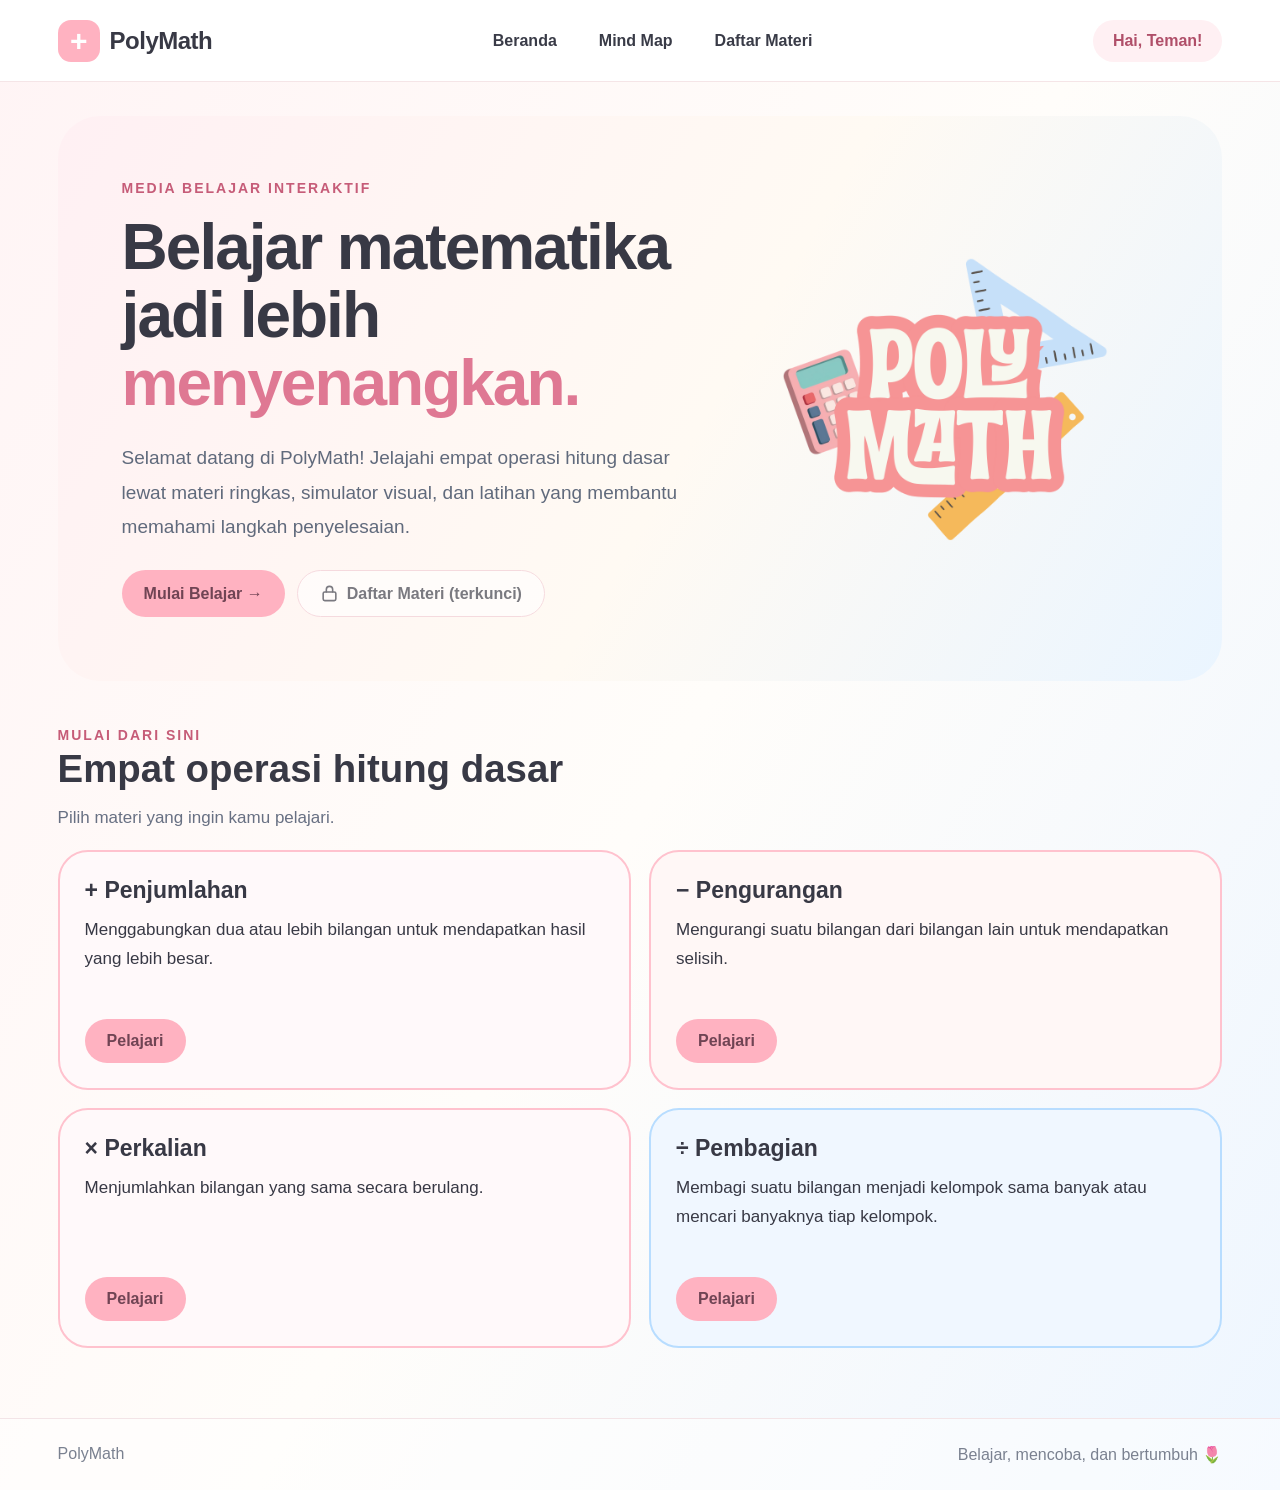
<file: index.html>
<!DOCTYPE html>
<html lang="id">
<head>
<meta charset="UTF-8">
<meta name="viewport" content="width=device-width, initial-scale=1.0">
<title>PolyMath — Belajar Matematika</title>
<style>
.flashcard-board .flashcard-grid .flashcard-tile,.flashcard-board .flashcard-grid .flashcard-inner{min-height:260px}.flashcard-board .flashcard-grid .flashcard-face{overflow-y:auto;padding:16px 18px}
@media(max-width:600px){.flashcard-board .flashcard-grid .flashcard-tile,.flashcard-board .flashcard-grid .flashcard-inner{min-height:260px}}
.quiz-prompt.story{display:block;min-height:0;text-align:left;font-size:22px;line-height:1.5}.quiz-feedback{padding:14px 16px;border-radius:14px;background:#f4f7fb;text-align:left;line-height:1.6}
.addition-walkthrough{margin:18px 0 22px;padding:18px 20px;border:1px solid #f1cbd4;border-left:5px solid var(--rose);border-radius:14px;background:#fff8fa}.addition-walkthrough h3{margin:0 0 12px}.addition-walkthrough p{margin:8px 0;line-height:1.65}.addition-jumps{padding:12px 14px;border-radius:10px;background:white;font-weight:900;line-height:1.9;overflow-wrap:anywhere}
.quiz-question-card{display:grid;gap:16px;max-width:760px;margin:26px auto}.quiz-question-number{font-size:18px;font-weight:900}.quiz-prompt{display:grid;place-items:center;min-height:128px;padding:24px;border:2px solid var(--ink);border-radius:30px;background:white;text-align:center;font-size:32px;margin:0}.quiz-options{display:grid;gap:14px}.quiz-option{width:100%;min-height:70px;padding:16px 22px;border:2px solid var(--ink);border-radius:24px;background:white;color:var(--ink);font-size:22px;font-weight:900}.quiz-option:hover{background:#fff5f7;border-color:var(--rose)}.quiz-option.correct{background:#e9f5e8;border-color:#76ad83;color:#356d43}.quiz-option.incorrect{background:#fff0f3;border-color:#dc8ca0;color:#9d425b}.quiz-option:disabled{cursor:default;transform:none;filter:none}.quiz-feedback{min-height:28px;margin:0;text-align:center;font-weight:900}.quiz-feedback.correct{color:#356d43}.quiz-feedback.incorrect{color:#9d425b}.quiz-navigation{display:flex;justify-content:space-between;align-items:center;gap:12px;margin-top:24px}.quiz-navigation[hidden]{display:none}.quiz-result{text-align:center;padding:clamp(24px,5vw,54px) 16px}.quiz-result h2{font-size:34px}.quiz-result-actions{display:flex;justify-content:center;flex-wrap:wrap;gap:12px;margin-top:24px}
@media(max-width:600px){.quiz-prompt{min-height:100px;padding:18px;font-size:26px}.quiz-option{min-height:62px;padding:14px 18px;font-size:20px}.quiz-navigation{align-items:stretch}.quiz-navigation button{flex:1}}
.flashcard-grid .flashcard-tile{display:block;width:100%;min-height:160px;padding:0;background:transparent;border:0;border-radius:26px;color:inherit;font-size:inherit;perspective:1000px}.flashcard-grid .flashcard-tile:hover{background:transparent;border-color:transparent;filter:none}.flashcard-grid .flashcard-inner{position:relative;display:block;width:100%;min-height:160px;transform-style:preserve-3d;transition:transform .65s cubic-bezier(.2,.7,.25,1)}.flashcard-grid .flashcard-tile.is-flipped .flashcard-inner{transform:rotateY(180deg)}.flashcard-grid .flashcard-face{position:absolute;inset:0;display:flex;flex-direction:column;align-items:center;justify-content:center;gap:14px;padding:22px;border:2px solid var(--ink);border-radius:26px;background:white;color:var(--ink);backface-visibility:hidden;-webkit-backface-visibility:hidden}.flashcard-grid .flashcard-face span{font-size:14px;font-weight:800;color:var(--muted)}.flashcard-grid .flashcard-face strong{font-size:26px}.flashcard-grid .flashcard-back{transform:rotateY(180deg);background:#f0f7ff;border-color:#86bde9}.flashcard-grid .flashcard-tile:focus-visible .flashcard-face{outline:3px solid var(--rose);outline-offset:3px}@media(max-width:600px){.flashcard-grid .flashcard-face strong{font-size:22px}}@media(prefers-reduced-motion:reduce){.flashcard-grid .flashcard-inner{transition:none}}
.flashcard-board{display:flex;flex-direction:column;justify-content:space-between;gap:34px;min-height:410px;margin-top:26px;padding:clamp(20px,4vw,36px);border:2px solid var(--ink);border-radius:30px}.flashcard-grid{display:grid;grid-template-columns:repeat(2,minmax(0,1fr));gap:16px;width:min(100%,650px);margin:0 auto}.flashcard-tile{display:flex;flex-direction:column;align-items:center;justify-content:center;gap:14px;min-height:140px;padding:22px;background:white;border:2px solid var(--ink);border-radius:26px;color:var(--ink);font-size:24px}.flashcard-tile:hover{background:#fff5f7;border-color:var(--rose)}.flashcard-tile.revealed{background:#f0f7ff;border-color:#86bde9}.flashcard-tile span{font-size:14px;font-weight:800;color:var(--muted)}.flashcard-tile strong{font-size:26px}.flashcard-board-title{text-align:center;font-size:30px;margin:0}.flashcard-navigation{display:flex;justify-content:space-between;align-items:center;gap:12px;flex-wrap:wrap;margin-top:24px}.flashcard-navigation-group{display:flex;gap:10px;flex-wrap:wrap}
@media(max-width:600px){.flashcard-grid{grid-template-columns:1fr}.flashcard-board{min-height:0;padding:20px;gap:28px}.flashcard-tile{min-height:120px;padding:18px}.flashcard-tile strong{font-size:22px}.flashcard-board-title{font-size:25px}}
.simulator-navigation{display:flex;justify-content:space-between;align-items:center;gap:12px;margin-top:24px}.simulator-navigation button:disabled,.simulator-navigation button:disabled:hover{opacity:.55;cursor:not-allowed;transform:none;filter:none}
.locked-action{display:inline-flex;align-items:center;gap:8px}.locked-action svg{width:19px;height:19px;fill:none;stroke:currentColor;stroke-width:2;stroke-linecap:round;stroke-linejoin:round}.locked-action svg[hidden]{display:none}.locked-action:disabled,.locked-action:disabled:hover{cursor:not-allowed;opacity:.65;transform:none;filter:none}
.password-toggle svg.hidden{display:none}
.password-input-wrap{position:relative}.password-input-wrap input{padding-right:58px!important}.password-toggle{position:absolute;right:8px;top:50%;transform:translateY(-50%);width:40px;height:40px;padding:0;display:grid;place-items:center;background:transparent;color:var(--muted);border-radius:50%}.password-toggle:hover{transform:translateY(-50%);background:#fff0f3;filter:none}.password-toggle:focus-visible{outline:3px solid #e78da1;outline-offset:2px}.password-toggle svg{width:21px;height:21px;fill:none;stroke:currentColor;stroke-width:2;stroke-linecap:round;stroke-linejoin:round}
.division-group{display:flex;align-items:center;justify-content:center;flex-wrap:wrap;gap:8px;max-width:100%;min-width:72px;padding:8px 12px;border:2px solid var(--ink);border-radius:999px;background:#ffffffb8}.division-group .counter{width:24px;height:24px}.division-remainder{display:flex;align-items:center;gap:8px;padding:6px 2px}.division-remainder-label{font-size:14px;font-weight:900;color:var(--muted)}.division-remainder .counter{width:24px;height:24px}
@import url('https://fonts.googleapis.com/css2?family=Nunito:wght@400;500;600;700;800;900&display=swap');
:root{--pink:#ffb2c1;--pink2:#ffe8ed;--rose:#c65c78;--ink:#383945;--muted:#687083;--blue:#eaf5ff;--cream:#fffaf7;--line:#f3dfe3;--green:#e9f5e8}
*{box-sizing:border-box}html{scroll-behavior:smooth}body{margin:0;font-family:Nunito,Arial,sans-serif;color:var(--ink);background:linear-gradient(120deg,#fff4f5,#fffdfa 52%,#eef6ff);min-height:100vh}
button,input,select{font:inherit}button{cursor:pointer;border:0;font-weight:900;border-radius:999px;padding:13px 22px;transition:.2s}button:hover{transform:translateY(-1px);filter:brightness(.98)}.primary{background:var(--pink);color:#704454}.secondary{background:#f7f3f0;color:#3e414b;border:1px solid var(--line)}.outline{background:white;border:1px solid #f1cbd4;color:#343743}
header{height:82px;background:#ffffffed;border-bottom:1px solid #f5e5e7;display:flex;align-items:center;justify-content:space-between;padding:0 clamp(18px,4.5vw,70px);position:sticky;top:0;z-index:10;backdrop-filter:blur(12px)}
.brand{display:flex;align-items:center;gap:10px;font-size:24px;font-weight:900;letter-spacing:-.5px}.brand-mark{width:42px;height:42px;background:var(--pink);border-radius:13px;display:grid;place-items:center;color:white;font-size:30px;line-height:1}
.brand img{max-width:175px;max-height:48px;object-fit:contain}.nav{display:flex;gap:8px;align-items:center}.nav button{background:transparent;color:#393b47;padding:12px 17px}.nav button.active{background:#ffd4de}.greeting{background:#fff0f3;color:#b04f69;padding:12px 20px;border-radius:999px;font-weight:900}
main{max-width:1370px;margin:auto;padding:34px clamp(18px,4.5vw,70px) 70px}.page{display:none}.page.active{display:block}.hero{display:grid;grid-template-columns:1.15fr .85fr;align-items:center;gap:34px;background:linear-gradient(120deg,#fff0f3,#fffaf3 55%,#eaf5ff);border-radius:42px;padding:clamp(28px,5vw,76px);min-height:490px}.eyebrow{font-size:14px;font-weight:900;letter-spacing:2px;color:var(--rose);text-transform:uppercase}.hero h1{font-size:clamp(38px,5vw,72px);line-height:1.06;letter-spacing:-2px;margin:18px 0 24px}.accent{color:#df7893}.lead{font-size:19px;line-height:1.8;color:#606a7c;max-width:680px}.actions{display:flex;gap:12px;flex-wrap:wrap;margin-top:26px}.hero-logo{display:grid;place-items:center;min-height:290px}.logo-card{background:var(--pink);border-radius:46px;padding:45px 28px;color:white;text-align:center;transform:rotate(-4deg);box-shadow:16px 15px 0 #c5e3ff;max-width:380px;width:100%}.logo-card strong{font-size:clamp(48px,6vw,78px);line-height:.9;display:block;letter-spacing:-3px;text-shadow:0 5px 0 #ed8da2}.logo-card small{display:block;margin-top:25px;font-size:16px;font-weight:900}.actual-logo{display:block;width:min(100%,390px);height:auto;object-fit:contain;margin:auto}.hero-logo .actual-logo{width:min(100%,420px)}.login-logo .actual-logo{width:min(100%,280px);max-height:250px}.logo-card{display:none}
.section-head{margin:46px 0 22px}.section-head h2{font-size:clamp(28px,3vw,42px);margin:4px 0}.section-head p{color:var(--muted);font-size:17px}.operation-grid{display:grid;grid-template-columns:repeat(2,minmax(0,1fr));gap:18px}.op-card{background:#fff9fa;border:2px solid #ffc2ce;border-radius:30px;padding:25px;display:flex;flex-direction:column;align-items:flex-start;min-height:240px}.op-card:nth-child(2){background:#fff7f6}.op-card:nth-child(3){background:#fff9fa}.op-card:nth-child(4){background:#f0f7ff;border-color:#b8ddff}.op-card h3{font-size:23px;margin:0 0 12px}.op-card p{font-size:17px;line-height:1.7;margin:0 0 14px}.op-card ul{padding-left:22px;line-height:1.8;margin:0 0 15px}.op-card button{margin-top:auto}.banner{margin:22px 0;background:#f8f8ef;border:2px dashed #e0e0d4;border-radius:30px;text-align:center;padding:22px}.banner h2{font-size:clamp(28px,3vw,44px);margin:0 0 10px}
.mind-intro{background:#fff;border:1px solid var(--line);border-radius:28px;padding:24px;margin-bottom:20px}.mind-center{background:#f8f8ef;border:2px dashed #deded2;border-radius:25px;text-align:center;padding:24px;margin:0 auto 20px;max-width:650px}.mind-center h2{font-size:32px;margin:0 0 7px}.mind-branches{display:grid;grid-template-columns:repeat(2,minmax(0,1fr));gap:18px}.mind-branch{background:#fff4f6;border:2px solid #ffc0cd;border-radius:27px;padding:24px}.mind-branch:nth-child(4){background:#eef7ff;border-color:#b7dcff}.mind-branch h3{margin:0 0 12px;font-size:23px}.mind-branch p{font-size:16px;line-height:1.7}.mind-branch ul{line-height:1.85;padding-left:22px}.formula{background:#fff;border:1px solid var(--line);border-radius:17px;padding:12px 16px;font-weight:900;display:inline-block;font-size:20px}
.panel{background:white;border:1px solid var(--line);border-radius:32px;padding:clamp(20px,3vw,38px);box-shadow:0 18px 45px #4b3a4010}.topline{display:flex;align-items:center;justify-content:space-between;gap:15px;flex-wrap:wrap}.topline h1{font-size:clamp(30px,4vw,46px);margin:6px 0}.muted{color:var(--muted);line-height:1.7}.form-grid{display:grid;grid-template-columns:1.05fr 1fr 1fr auto;gap:14px;align-items:end;margin:28px 0 22px}.field label{display:block;font-weight:900;margin-bottom:8px}.field input,.field select{width:100%;padding:15px 17px;border:1px solid #eedce0;border-radius:17px;background:white;outline:none;font-weight:800;min-height:56px}.field input:focus,.field select:focus{border-color:var(--pink);box-shadow:0 0 0 3px #ffb2c133}.sim-display{background:linear-gradient(110deg,#fff5f7,#f1f8ff);border-radius:28px;padding:clamp(20px,4vw,38px);min-height:290px}.result-row{display:flex;gap:14px;align-items:center;flex-wrap:wrap}.op-tag{background:#fff0f3;color:#b64f6b;border-radius:999px;padding:9px 14px;font-weight:900}.big-equation{background:white;border:1px solid var(--line);border-radius:20px;padding:18px 23px;font-size:clamp(28px,4vw,44px);font-weight:900;letter-spacing:1px}.visual-objects{display:flex;gap:8px;flex-wrap:wrap;margin:24px 0 8px;max-width:100%}.counter{width:35px;height:35px;border-radius:50%;background:#ffb1c0;box-shadow:inset 0 -4px #ed8da2;display:grid;place-items:center;color:#854458;font-weight:900}.counter.blue{background:#b8ddff;box-shadow:inset 0 -4px #8cc7f7;color:#315b82}.steps{display:grid;grid-template-columns:repeat(3,minmax(0,1fr));gap:12px;margin-top:20px}.step{background:white;border:1px solid var(--line);border-radius:20px;padding:18px}.step-number{width:32px;height:32px;border-radius:50%;display:grid;place-items:center;background:var(--pink2);color:#b04f69;font-weight:900;margin-bottom:10px}.step h4{margin:0 0 8px}.step p{margin:0;line-height:1.6;color:#61697a}.notice{margin-top:18px;padding:15px 18px;background:#fff7df;border:1px solid #f4e0a8;border-radius:18px;line-height:1.6}
.content-layout{display:grid;grid-template-columns:.8fr 1.2fr;gap:22px}.content-list{display:grid;gap:12px}.content-choice{display:flex;align-items:center;justify-content:space-between;gap:10px;background:#fff;border:1px solid var(--line);border-radius:20px;padding:17px}.content-choice strong{font-size:18px}.content-choice p{margin:4px 0 0;color:var(--muted)}.lesson-box{background:linear-gradient(130deg,#fff6f7,#f0f8ff);border-radius:26px;padding:26px}.lesson-box h2{font-size:30px;margin:0 0 12px}.lesson-box h3{margin-top:22px}.lesson-box li{line-height:1.8;margin-bottom:5px}.lesson-example{background:#fff;border:1px solid var(--line);padding:18px;border-radius:18px;font-size:22px;font-weight:900}
.login-wrap{min-height:calc(100vh - 150px);display:grid;place-items:center}.login-card{max-width:630px;width:100%;background:#ffffffeb;border:1px solid var(--line);border-radius:34px;padding:clamp(25px,4vw,46px);box-shadow:0 18px 60px #55323a10}.login-logo{display:flex;justify-content:center;margin-bottom:25px}.login-logo .logo-card{max-width:260px;padding:27px 20px;border-radius:30px}.login-logo .logo-card strong{font-size:48px}.login-card h1{font-size:42px;margin:5px 0 12px}.login-card .field{margin:18px 0}.login-card .field input{font-size:17px}.login-error{color:#b33250;font-weight:800;margin:10px 0}.login-actions{display:flex;gap:12px;flex-wrap:wrap;margin-top:22px}
footer{border-top:1px solid #f3e4e7;padding:26px clamp(18px,4.5vw,70px);display:flex;justify-content:space-between;gap:10px;flex-wrap:wrap;color:#7a8190;background:#ffffff80}
@media(max-width:850px){header{height:auto;min-height:74px;flex-wrap:wrap;gap:10px;padding:13px 18px}.nav{order:3;width:100%;justify-content:center}.greeting{font-size:13px;padding:9px 12px}.hero{grid-template-columns:1fr;padding:28px;min-height:0}.hero-logo{min-height:220px}.logo-card{max-width:300px}.form-grid{grid-template-columns:1fr 1fr}.form-grid button{width:100%}.content-layout{grid-template-columns:1fr}.steps{grid-template-columns:1fr}.operation-grid,.mind-branches{grid-template-columns:1fr}}
@media(max-width:500px){.brand{font-size:20px}.brand-mark{width:36px;height:36px}.nav button{padding:9px 10px;font-size:13px}.form-grid{grid-template-columns:1fr}.hero h1{letter-spacing:-1px}.login-card h1{font-size:34px}}
</style>
<style>
.column-example{margin:0;padding:16px 18px;border:1px solid var(--line);border-radius:18px;background:#fff}
.column-example-equation{margin:0 0 12px;font-size:20px;font-weight:900}
.column-board{display:grid;justify-content:center;overflow-x:auto;padding:10px 4px 14px;font-family:monospace;font-variant-numeric:tabular-nums}
.column-row{display:grid;align-items:center;min-height:34px;text-align:center;font-size:22px;font-weight:900;line-height:1.2}
.column-op{color:var(--muted);font-size:19px}
.column-digit{min-width:0}
.column-row.carry{min-height:23px;color:var(--rose);font-size:14px}
.column-row.borrow{min-height:24px;color:var(--rose);font-size:15px}
.column-row.result{border-top:2px solid var(--ink);margin-top:3px;padding-top:4px}
.column-row.factor-end{border-bottom:2px solid var(--ink)}
.column-row.partial{font-size:19px}
.column-note{margin:8px 0 0;font-size:15px;font-weight:600;line-height:1.6}
.division-work{width:max-content;min-width:120px;margin:0 auto 8px;font:900 22px/1.35 monospace;font-variant-numeric:tabular-nums}
.division-top{padding-left:48px;text-align:center}
.division-main{display:flex;align-items:stretch}
.division-divisor{width:42px;text-align:center}
.division-dividend{min-width:48px;padding:0 8px;border-top:2px solid var(--ink);border-left:2px solid var(--ink);border-top-left-radius:10px;text-align:center}
.division-work .division-subtract,.division-work .division-rule,.division-work .division-remainder{margin-left:50px}
.division-rule{width:42px;border-top:2px solid var(--ink)}
@media(max-width:500px){.column-example{padding:14px}.column-example-equation{font-size:18px}.column-row{font-size:20px}.column-row.partial{font-size:18px}.column-note{font-size:14px}}
</style>
</head>
<body>
<header>
  <div class="brand" id="brandHome"><span class="brand-mark">+</span><span>PolyMath</span></div>
  <nav class="nav" aria-label="Navigasi utama">
    <button id="navHome" onclick="showPage('home')">Beranda</button>
    <button id="navMind" onclick="showPage('mindmap')">Mind Map</button>
    <button id="navMaterials" onclick="showPage('materials')">Daftar Materi</button>
  </nav>
  <div class="greeting" id="greeting">Hai, Teman!</div>
</header>
<main>
  <section class="page active" id="home">
    <div class="hero">
      <div>
        <div class="eyebrow">Media belajar interaktif</div>
        <h1>Belajar matematika jadi lebih <span class="accent">menyenangkan.</span></h1>
        <p class="lead">Selamat datang di PolyMath! Jelajahi empat operasi hitung dasar lewat materi ringkas, simulator visual, dan latihan yang membantu memahami langkah penyelesaian.</p>
        <div class="actions"><button class="primary" id="startLearning" onclick="startLearning()">Mulai Belajar →</button><button class="outline locked-action" id="materialsAction" type="button" disabled aria-disabled="true" onclick="openMaterials()" title="Login terlebih dahulu untuk membuka daftar materi"><svg class="lock-icon" viewBox="0 0 24 24" aria-hidden="true"><rect x="4" y="10" width="16" height="11" rx="2"></rect><path d="M8 10V7a4 4 0 1 1 8 0v3"></path></svg><svg class="unlock-icon" viewBox="0 0 24 24" aria-hidden="true" hidden><rect x="4" y="10" width="16" height="11" rx="2"></rect><path d="M8 10V7a4 4 0 0 1 7.5-2"></path></svg><span>Daftar Materi (terkunci)</span></button></div>
      </div>
      <div class="hero-logo"><img class="actual-logo" src="logo polymath.png.png" alt="Logo PolyMath"></div>
    </div>
    <div class="section-head"><div class="eyebrow">Mulai dari sini</div><h2>Empat operasi hitung dasar</h2><p>Pilih materi yang ingin kamu pelajari.</p></div>
    <div class="operation-grid" id="homeOps"></div>
  </section>

  <section class="page" id="login">
    <div class="login-wrap"><div class="login-card">
      <div class="login-logo"><img class="actual-logo" src="logo polymath.png.png" alt="Logo PolyMath"></div>
      <div class="eyebrow">Selamat datang di PolyMath</div><h1>Siap mulai belajar?</h1>
      <p class="muted">Masukkan email dan password untuk masuk ke media pembelajaran.</p>
      <form id="loginForm">
        <div class="field"><label for="email">Email</label><input id="email" type="email" placeholder="nama@email.com" autocomplete="email" required></div>
        <div class="field"><label for="password">Password</label><div class="password-input-wrap"><input id="password" type="password" placeholder="Minimal 4 karakter" minlength="4" required><button class="password-toggle" id="passwordVisibility" type="button" aria-label="Tampilkan sandi" aria-pressed="false" onclick="togglePasswordVisibility()"><svg class="eye-open" viewBox="0 0 24 24" aria-hidden="true"><path d="M2 12s3.6-7 10-7 10 7 10 7-3.6 7-10 7-10-7-10-7"></path><circle cx="12" cy="12" r="3"></circle></svg><svg class="eye-closed hidden" viewBox="0 0 24 24" aria-hidden="true"><path d="M2 12s3.6-7 10-7 10 7 10 7-3.6 7-10 7-10-7-10-7"></path><circle cx="12" cy="12" r="3"></circle><path d="m3 3 18 18"></path></svg></button></div></div>
        <div class="notice">Mode demo: data login hanya diperiksa di browser dan tidak dikirim ke server.</div>
        <div id="loginError" class="login-error" role="alert"></div>
        <div class="login-actions"><button class="primary" type="submit">Mulai Belajar</button><button class="secondary" type="button" onclick="showPage('home')">Kembali</button></div>
      </form>
    </div></div>
  </section>

  <section class="page" id="mindmap">
    <div class="topline"><div><div class="eyebrow">Peta konsep</div><h1>Mind Map Operasi Hitung</h1><p class="muted">Ringkasan konsep, sifat, dan contoh empat operasi hitung dasar.</p></div><button class="secondary" onclick="showPage('home')">← Beranda</button></div>
    <div class="mind-center"><h2>Operasi Hitung Dasar</h2><div>Konsep • Sifat • Contoh • Penerapan</div></div>
    <div class="mind-branches" id="mindBranches"></div>
  </section>

  <section class="page" id="materials">
    <div class="topline"><div><div class="eyebrow">Materi pembelajaran</div><h1>Daftar Materi</h1><p class="muted">Pilih salah satu operasi. Setiap materi dapat dibuka langsung dari daftar ini.</p></div><button class="secondary" onclick="showPage('home')">← Beranda</button></div>
    <div class="content-layout" style="margin-top:24px">
      <div class="content-list" id="materialChoices"></div>
      <div class="lesson-box" id="lessonDetail"><div class="eyebrow">Pilih materi</div><h2>Mulai dari operasi yang kamu inginkan</h2><p class="muted">Pilih kartu materi di sebelah kiri untuk melihat konsep, sifat, contoh, dan tombol simulator.</p></div>
    </div>
  </section>

  <section class="page" id="simulator">
    <div class="panel">
      <div class="topline"><div><div class="eyebrow">Belajar sambil mencoba</div><h1>Simulator Operasi Hitung</h1><p class="muted">Masukkan angka, tekan hitung, lalu ikuti langkah penyelesaiannya.</p></div><button class="secondary" onclick="showPage('login')">← Kembali ke Login</button></div>
      <div class="form-grid">
        <div class="field"><label for="operation">Operasi</label><select id="operation"><option value="add">Penjumlahan</option><option value="sub">Pengurangan</option><option value="mul">Perkalian</option><option value="div">Pembagian</option></select></div>
        <div class="field"><label for="numberA">Nilai awal</label><input id="numberA" type="number" value="23" step="1"></div>
        <div class="field"><label for="numberB">Nilai kedua</label><input id="numberB" type="number" value="14" step="1"></div>
        <button class="primary" onclick="calculate()">Hitung</button>
      </div>
      <div class="sim-display" aria-live="polite">
        <div class="result-row"><span class="op-tag" id="resultTag">Penjumlahan</span><div class="big-equation" id="equation">23 + 14 = 37</div></div>
        <div class="visual-objects" id="visualObjects"></div>
        <p class="muted" id="explanation">Menggabungkan dua bilangan untuk mendapatkan jumlah.</p>
      </div>
      <div class="section-head" style="margin:24px 0 12px"><h2 style="font-size:28px">Langkah penyelesaian</h2><p>Ikuti urutannya agar kamu tahu dari mana hasilnya berasal.</p></div>
      <div class="steps" id="solutionSteps"></div>
      <div class="notice" id="simNotice">Tips: cobalah mengganti angka dan tekan Hitung untuk melihat langkah yang berbeda.</div>
      <div class="simulator-navigation" aria-label="Navigasi materi"><button class="secondary" id="simulatorPrevious" type="button" onclick="returnToLesson()">← Materi Inti</button><button class="primary" id="simulatorNext" type="button" onclick="openFlashcards()">Selanjutnya: Flashcard →</button></div>
    </div>
  </section>
  <section class="page" id="flashcards">
    <div class="panel">
      <div class="topline"><div><div class="eyebrow">Latihan setelah simulasi</div><h1>Flashcard</h1><p class="muted" id="flashcardDescription">Tekan kartu untuk melihat jawaban.</p></div><button class="secondary" type="button" onclick="showPage('simulator')">← Kembali ke Simulator</button></div>
      <div class="flashcard-board"><div class="flashcard-grid" id="flashcardGrid"></div><h2 class="flashcard-board-title" id="flashcardTitle">Flashcard</h2></div>
      <div class="flashcard-navigation"><button class="secondary" type="button" onclick="showPage('simulator')">← Simulator</button><div class="flashcard-navigation-group"><button class="primary" type="button" onclick="showPage('materials')">Selanjutnya: Daftar Materi →</button></div></div>
    </div>
  </section>
  <section class="page" id="quiz">
    <div class="panel">
      <div class="topline"><div><div class="eyebrow">Latihan operasi hitung</div><h1 id="quizTitle">Kuis</h1><p class="muted" id="quizDescription">Pilih jawaban yang menurutmu benar.</p></div><button class="secondary" type="button" onclick="returnToQuizLesson()">← Materi Inti</button></div>
      <div id="quizContent"></div>
      <div class="quiz-navigation" id="quizNavigation"><button class="secondary" id="quizPrevious" type="button" onclick="previousQuizQuestion()">← Sebelumnya</button><button class="primary" id="quizNext" type="button" disabled onclick="nextQuizQuestion()">Selanjutnya →</button></div>
    </div>
  </section>
</main>
<footer><span>PolyMath</span><span>Belajar, mencoba, dan bertumbuh 🌷</span></footer>
<script>
const ops = {
 add:{name:'Penjumlahan',symbol:'+',desc:'Menggabungkan dua atau lebih bilangan untuk mendapatkan hasil yang lebih besar.',properties:['Komutatif: a + b = b + a','Asosiatif: (a + b) + c = a + (b + c)','Identitas: a + 0 = a'],example:'37 + 25 = 62',concept:'Penjumlahan menggabungkan dua kelompok bilangan menjadi satu jumlah.',application:'Menghitung jumlah benda, nilai belanja, atau total skor.'},
 sub:{name:'Pengurangan',symbol:'−',desc:'Mengurangi suatu bilangan dari bilangan lain untuk mendapatkan selisih.',properties:['Tidak komutatif: a − b tidak selalu sama dengan b − a','Tidak asosiatif: (a − b) − c tidak selalu sama dengan a − (b − c)','Identitas kanan: a − 0 = a'],example:'56 − 28 = 28',concept:'Pengurangan mencari selisih atau sisa setelah suatu jumlah diambil.',application:'Menghitung sisa benda, selisih nilai, atau uang kembalian.'},
 mul:{name:'Perkalian',symbol:'×',desc:'Menjumlahkan bilangan yang sama secara berulang.',properties:['Komutatif: a × b = b × a','Asosiatif: (a × b) × c = a × (b × c)','Identitas: a × 1 = a; sifat nol: a × 0 = 0'],example:'6 × 4 = 24',concept:'Perkalian adalah penjumlahan berulang dari kelompok yang sama banyak.',application:'Menghitung total benda dalam beberapa kelompok yang sama.'},
 div:{name:'Pembagian',symbol:'÷',desc:'Membagi suatu bilangan menjadi kelompok sama banyak atau mencari banyaknya tiap kelompok.',properties:['Tidak komutatif: a ÷ b tidak selalu sama dengan b ÷ a','Tidak asosiatif','Identitas: a ÷ 1 = a; pembagi tidak boleh 0'],example:'24 ÷ 6 = 4',concept:'Pembagian membagikan jumlah secara merata atau menentukan banyak kelompok.',application:'Membagi benda sama rata atau membagi total menjadi beberapa kelompok.'}
};
const order=['add','sub','mul','div'];
const flashcardDecks={
 add:[
  ['45 + 38 = ...','83. 45 + 38 = 45 + 30 + 8 = 75 + 8 = 83.'],
  ['126 + 247 = ...','373. 126 + 200 = 326, lalu 326 + 47 = 373.'],
  ['508 + 395 = ...','903. 508 + 400 = 908, lalu kurangi 5 menjadi 903.'],
  ['1.250 + 750 = ...','2.000. 250 + 750 = 1.000, lalu 1.000 + 1.000 = 2.000.'],
  ['3.487 + 2.615 = ...','6.102. 3.487 + 2.600 = 6.087, lalu 6.087 + 15 = 6.102.'],
  ['64 + ... = 100','36. 100 − 64 = 36, jadi 64 + 36 = 100.'],
  ['... + 275 = 500','225. 500 − 275 = 225.'],
  ['9.999 + 1 = ...','10.000. Bilangan setelah 9.999 adalah 10.000.'],
  ['Benar atau salah: 350 + 470 = 830','Salah. 350 + 470 = 820 (350 + 400 = 750, lalu 750 + 70 = 820).'],
  ['12 + 18 + 30 = ...','60. 12 + 18 = 30, lalu 30 + 30 = 60.']
 ],
 sub:[
  ['90 − 47 = ...','43. 90 − 40 = 50, lalu 50 − 7 = 43.'],
  ['250 − 128 = ...','122. 250 − 100 = 150, lalu 150 − 28 = 122.'],
  ['1.000 − 385 = ...','615. 1.000 − 400 = 600, lalu tambahkan kembali 15 = 615.'],
  ['5.400 − 2.700 = ...','2.700. Karena 2.700 + 2.700 = 5.400.'],
  ['8.005 − 3.996 = ...','4.009. 8.005 − 4.000 = 4.005, lalu tambahkan kembali 4 = 4.009.'],
  ['150 − ... = 90','60. 150 − 90 = 60.'],
  ['... − 320 = 480','800. 480 + 320 = 800.'],
  ['Benar atau salah: 700 − 250 = 550','Salah. 700 − 250 = 450 (700 − 200 = 500, lalu 500 − 50 = 450).'],
  ['2.000 − 1 = ...','1.999. Bilangan sebelum 2.000 adalah 1.999.'],
  ['100 − 25 − 15 = ...','60. 100 − 25 = 75, lalu 75 − 15 = 60.']
 ],
 mul:[
  ['6 × 7 = ...','42. Sesuai tabel perkalian.'],
  ['9 × 8 = ...','72. Sesuai tabel perkalian.'],
  ['12 × 5 = ...','60. 12 × 5 = 10 × 5 + 2 × 5 = 50 + 10 = 60.'],
  ['25 × 4 = ...','100. 25 + 25 + 25 + 25 = 100.'],
  ['15 × 12 = ...','180. 15 × 10 = 150 dan 15 × 2 = 30, lalu 150 + 30 = 180.'],
  ['34 × 10 = ...','340. Dikali 10 berarti menambahkan satu angka nol di belakang.'],
  ['8 × ... = 96','12. 96 ÷ 8 = 12, jadi 8 × 12 = 96.'],
  ['... × 9 = 81','9. 81 ÷ 9 = 9, jadi 9 × 9 = 81.'],
  ['Benar atau salah: 7 × 8 = 54','Salah. 7 × 8 = 56.'],
  ['4 × 5 × 3 = ...','60. 4 × 5 = 20, lalu 20 × 3 = 60.']
 ],
 div:[
  ['56 ÷ 8 = ...','7. Karena 8 × 7 = 56.'],
  ['81 ÷ 9 = ...','9. Karena 9 × 9 = 81.'],
  ['144 ÷ 12 = ...','12. Karena 12 × 12 = 144.'],
  ['250 ÷ 5 = ...','50. Karena 5 × 50 = 250.'],
  ['1.000 ÷ 25 = ...','40. Karena 25 × 40 = 1.000.'],
  ['360 ÷ 6 = ...','60. 36 ÷ 6 = 6, sehingga 360 ÷ 6 = 60.'],
  ['... ÷ 7 = 8','56. Lawan dari membagi adalah mengalikan: 8 × 7 = 56.'],
  ['96 ÷ ... = 12','8. Karena 12 × 8 = 96.'],
  ['Benar atau salah: 72 ÷ 9 = 7','Salah. 72 ÷ 9 = 8, karena 9 × 8 = 72.'],
  ['100 ÷ 4 ÷ 5 = ...','5. 100 ÷ 4 = 25, lalu 25 ÷ 5 = 5.']
 ]
};
let currentUser=sessionStorage.getItem('polymathUser')||'';
let currentFlashcardOperation='add';
const revealedFlashcards=new Set();
const quizDecks={
 add:[
  {question:'4.750 + 3.286 = ...',choices:['7.936','8.036','8.136','7.036'],answer:'8.036',explanation:'Susun berdasarkan nilai tempat. Setelah menyimpan angka pada puluhan dan ratusan, hasilnya adalah 8.036.'},
  {question:'Bilangan yang jika ditambah 2.345 hasilnya 5.000 adalah ...',choices:['2.655','2.755','3.655','7.345'],answer:'2.655',explanation:'Bilangan yang dicari adalah 5.000 − 2.345 = 2.655. Cek: 2.655 + 2.345 = 5.000.'},
  {question:'1.245 + 3.678 + 2.077 = ...',choices:['6.900','7.000','7.100','7.200'],answer:'7.000',explanation:'1.245 + 3.678 = 4.923, lalu 4.923 + 2.077 = 7.000.'},
  {question:'Toko Bu Ani menjual 235 kg beras pada hari Senin dan 268 kg pada hari Selasa. Berapa kg beras yang terjual selama dua hari?',choices:['493 kg','503 kg','513 kg','523 kg'],answer:'503 kg',explanation:'Total beras yang terjual adalah 235 + 268 = 503 kg.'},
  {question:'Pak Bimo menabung Rp125.000 pada Januari, Rp98.000 pada Februari, dan Rp150.000 pada Maret. Sepeda harganya Rp350.000. Apakah tabungannya cukup?',choices:['Tidak cukup, kurang Rp23.000','Cukup, tersisa Rp23.000','Cukup, tersisa Rp73.000','Pas, tidak ada sisa'],answer:'Cukup, tersisa Rp23.000',explanation:'Total tabungan Rp125.000 + Rp98.000 + Rp150.000 = Rp373.000. Jumlah ini lebih besar dari Rp350.000 sebesar Rp23.000.'}
 ],
 sub:[
  {question:'6.324 − 2.869 = ...',choices:['3.455','3.555','4.455','3.465'],answer:'3.455',explanation:'6.324 − 2.800 = 3.524, lalu 3.524 − 69 = 3.455. Cek: 3.455 + 2.869 = 6.324.'},
  {question:'Berapa yang harus dikurangkan dari 9.000 agar hasilnya 6.450?',choices:['2.450','2.550','3.550','15.450'],answer:'2.550',explanation:'Bilangan yang dikurangkan adalah 9.000 − 6.450 = 2.550.'},
  {question:'12.500 − 4.750 − 1.250 = ...',choices:['8.500','7.500','6.400','6.500'],answer:'6.500',explanation:'12.500 − 4.750 = 7.750, lalu 7.750 − 1.250 = 6.500.'},
  {question:'Ibu membawa Rp100.000 ke pasar. Ibu membeli sayur seharga Rp27.500 dan ikan seharga Rp35.000. Berapa sisa uang Ibu?',choices:['Rp27.500','Rp37.500','Rp42.500','Rp62.500'],answer:'Rp37.500',explanation:'Total belanja Rp27.500 + Rp35.000 = Rp62.500. Sisa uang Rp100.000 − Rp62.500 = Rp37.500.'},
  {question:'Sebuah bus membawa 48 penumpang. Sebanyak 15 penumpang turun dan 9 penumpang naik. Rani menghitung 48 − 15 − 9 = 24. Benarkah? Berapa penumpang sekarang?',choices:['Benar, 24 penumpang','Tidak benar, 42 penumpang','Tidak benar, 33 penumpang','Benar, 42 penumpang'],answer:'Tidak benar, 42 penumpang',explanation:'48 − 15 = 33 penumpang tersisa, lalu 9 penumpang naik sehingga 33 + 9 = 42. Penumpang yang naik harus ditambahkan.'}
 ],
 mul:[
  {question:'23 × 14 = ...',choices:['312','322','332','342'],answer:'322',explanation:'23 × 10 = 230 dan 23 × 4 = 92, lalu 230 + 92 = 322.'},
  {question:'245 × 6 = ...',choices:['1.370','1.570','1.470','1.480'],answer:'1.470',explanation:'200 × 6 = 1.200 dan 45 × 6 = 270, lalu 1.200 + 270 = 1.470.'},
  {question:'152 × 12 = ...',choices:['1.724','1.814','1.924','1.824'],answer:'1.824',explanation:'152 × 10 = 1.520 dan 152 × 2 = 304, lalu 1.520 + 304 = 1.824.'},
  {question:'Setiap kotak berisi 12 jeruk. Toko membeli 15 kotak. Berapa jumlah jeruk seluruhnya?',choices:['160 jeruk','170 jeruk','180 jeruk','190 jeruk'],answer:'180 jeruk',explanation:'12 × 15 = 12 × 10 + 12 × 5 = 120 + 60 = 180 jeruk.'},
  {question:'Panitia membeli 6 dus air mineral. Setiap dus berisi 24 botol dan harga tiap botol Rp2.500. Berapa total yang harus dibayar?',choices:['Rp240.000','Rp340.000','Rp360.000','Rp420.000'],answer:'Rp360.000',explanation:'Jumlah botol 6 × 24 = 144. Biaya 144 × Rp2.500 = Rp360.000.'}
 ],
 div:[
  {question:'672 ÷ 8 = ...',choices:['74','94','84','86'],answer:'84',explanation:'640 ÷ 8 = 80 dan 32 ÷ 8 = 4, sehingga 672 ÷ 8 = 84. Cek: 8 × 84 = 672.'},
  {question:'1.485 ÷ 5 = ...',choices:['297','287','307','397'],answer:'297',explanation:'1.500 ÷ 5 = 300 dan 15 ÷ 5 = 3, sehingga 1.485 ÷ 5 = 300 − 3 = 297.'},
  {question:'3.276 ÷ 12 = ...',choices:['263','283','273','372'],answer:'273',explanation:'Cek dengan perkalian: 12 × 273 = 2.400 + 840 + 36 = 3.276, sehingga hasilnya 273.'},
  {question:'Bu Guru membagikan 96 permen sama banyak ke dalam 8 kantong. Berapa permen dalam setiap kantong?',choices:['10 permen','11 permen','12 permen','14 permen'],answer:'12 permen',explanation:'96 ÷ 8 = 12 permen dalam setiap kantong.'},
  {question:'Ada 180 siswa. Setiap tenda memuat 6 siswa dan panitia memiliki 25 tenda. Apakah tendanya cukup?',choices:['Cukup, tersisa 5 tenda','Tidak cukup, kurang 5 tenda','Tidak cukup, kurang 10 tenda','Cukup tepat 25 tenda'],answer:'Tidak cukup, kurang 5 tenda',explanation:'Diperlukan 180 ÷ 6 = 30 tenda. Panitia hanya punya 25, jadi kurang 30 − 25 = 5 tenda.'}
 ]
};
let currentQuizOperation='add',currentQuizIndex=0,currentQuizQuestions=[],quizAnswers=[],quizComplete=false;
function updateLearningAccess(){
 const button=document.getElementById('materialsAction'),loggedIn=Boolean(currentUser);
 button.disabled=!loggedIn;button.setAttribute('aria-disabled',String(!loggedIn));button.title=loggedIn?'Buka daftar materi':'Login terlebih dahulu untuk membuka daftar materi';
 button.querySelector('.lock-icon').hidden=loggedIn;button.querySelector('.unlock-icon').hidden=!loggedIn;
 button.querySelector('span').textContent=loggedIn?'Daftar Materi':'Daftar Materi (terkunci)';
 document.getElementById('greeting').textContent=loggedIn?'Hai, '+currentUser+'!':'Hai, Teman!';
}
function startLearning(){showPage(currentUser?'materials':'login')}
function openMaterials(){if(currentUser)showPage('materials')}
updateLearningAccess();
function showPage(id){
 if((id==='materials'||id==='mindmap')&&!currentUser)id='login';
 if((id==='materials'||id==='mindmap'||id==='flashcards')&&!currentUser)id='login';
 if((id==='materials'||id==='mindmap'||id==='flashcards'||id==='quiz')&&!currentUser)id='login';
 document.querySelectorAll('.page').forEach(p=>p.classList.toggle('active',p.id===id));
 document.querySelectorAll('.nav button').forEach(b=>b.classList.remove('active'));
 const navMap={home:'navHome',mindmap:'navMind',materials:'navMaterials'};
 if(navMap[id])document.getElementById(navMap[id]).classList.add('active');
 window.scrollTo({top:0,behavior:'smooth'});
 if(id==='materials')renderMaterials();
}
function opCard(key){const o=ops[key];return `<article class="op-card"><h3>${o.symbol} ${o.name}</h3><p>${o.desc}</p><button class="primary" onclick="openLesson('${key}')">Pelajari</button></article>`}
document.getElementById('homeOps').innerHTML=order.map(opCard).join('');
document.getElementById('mindBranches').innerHTML=order.map(key=>{const o=ops[key];return `<article class="mind-branch"><h3>${o.symbol} ${o.name}</h3><p>${o.desc}</p><ul>${o.properties.map(p=>`<li>${p}</li>`).join('')}</ul><div class="formula">Contoh: ${o.example}</div><p><strong>Penerapan:</strong> ${o.application}</p></article>`}).join('');
function renderMaterials(){
 document.getElementById('materialChoices').innerHTML=order.map(key=>{const o=ops[key];return `<div class="content-choice"><div><strong>${o.symbol} ${o.name}</strong><p>${o.concept}</p></div><button class="primary" onclick="openLesson('${key}')">Buka</button></div>`}).join('');
}
function openLesson(key){
 const o=ops[key];
 document.getElementById('lessonDetail').innerHTML=`<div class="eyebrow">Materi inti</div><h2>${o.symbol} ${o.name}</h2><p>${o.concept}</p><h3>Sifat-sifat</h3><ul>${o.properties.map(p=>`<li>${p}</li>`).join('')}</ul><h3>Contoh</h3><div class="lesson-example">${o.example}</div><h3>Penerapan sehari-hari</h3><p>${o.application}</p><div class="actions"><button class="primary" onclick="openSimulator('${key}')">Coba Simulator →</button></div>`;
 document.getElementById('lessonDetail').innerHTML=`<div class="eyebrow">Materi inti</div><h2>${o.symbol} ${o.name}</h2>${key==='add'?'<div class="addition-walkthrough"><h3>Contoh: 122.000 + 60.000</h3><p><strong>Mulai:</strong> Kita mulai dari 122.000.</p><p><strong>Langkah:</strong> 60.000 sama dengan 6 kali 10.000, jadi kita maju enam kali:</p><p class="addition-jumps">122.000 → 132.000 → 142.000 → 152.000 → 162.000 → 172.000 → 182.000</p><p><strong>Hasil:</strong> 122.000 + 60.000 = 182.000.</p></div>':key==='sub'?'<div class="addition-walkthrough"><h3>Contoh: 150.000 − 40.000</h3><p><strong>Mulai:</strong> Kita mulai dari 150.000.</p><p><strong>Langkah:</strong> 40.000 sama dengan 4 kali 10.000. Karena ini pengurangan, kita mundur empat kali:</p><p class="addition-jumps">150.000 → 140.000 → 130.000 → 120.000 → 110.000</p><p><strong>Hasil:</strong> 150.000 − 40.000 = 110.000.</p></div>':key==='mul'?'<div class="addition-walkthrough"><h3>Contoh: 30.000 × 4</h3><p><strong>Mulai:</strong> Kita mulai dari 0.</p><p><strong>Langkah:</strong> 30.000 dikali 4 artinya kita menambahkan 30.000 sebanyak 4 kali secara bertahap:</p><p class="addition-jumps">0 → 30.000 → 60.000 → 90.000 → 120.000</p><p><strong>Hasil:</strong> 30.000 × 4 = 120.000.</p></div>':key==='div'?'<div class="addition-walkthrough"><h3>Contoh: 120.000 ÷ 3</h3><p><strong>Mulai:</strong> Kita mulai dari total 120.000.</p><p><strong>Langkah:</strong> 120.000 dibagi 3 berarti kita mengurangi 40.000 sebanyak 3 kali hingga habis:</p><p class="addition-jumps">120.000 → 80.000 → 40.000 → 0</p><p><strong>Hasil:</strong> 120.000 ÷ 3 = 40.000.</p></div>':''}<p>${o.concept}</p><h3>Sifat-sifat</h3><ul>${o.properties.map(p=>`<li>${p}</li>`).join('')}</ul><h3>Contoh</h3><div class="lesson-example">${o.example}</div><h3>Penerapan sehari-hari</h3><p>${o.application}</p><div class="actions"><button class="primary" onclick="openSimulator('${key}')">Coba Simulator →</button><button class="outline" onclick="openQuiz('${key}')">Kuis →</button></div>`;
 showPage('materials');
}
function columnRow(operator,digits,kind=''){
 return `<div class="column-row ${kind}" style="grid-template-columns:1.5rem repeat(${digits.length},minmax(2.15rem,2.5rem))"><span class="column-op">${operator}</span>${digits.map(d=>`<span class="column-digit">${d||''}</span>`).join('')}</div>`;
}
function renderColumnExample(key){
 const examples={
  add:{equation:'37 + 25 = 62',rows:columnRow('', ['', '1'],'carry')+columnRow('', ['3','7'])+columnRow('+',['2','5'])+columnRow('', ['6','2'],'result'),note:'Satuan: 7 + 5 = 12. Tulis 2, lalu simpan 1 ke kolom puluhan. Puluhan: 3 + 2 + 1 = 6.'},
  sub:{equation:'56 − 28 = 28',rows:columnRow('', ['4','16'],'borrow')+columnRow('−',['2','8'])+columnRow('', ['2','8'],'result'),note:'Pinjam 1 puluhan: 5 menjadi 4, sedangkan 6 satuan menjadi 16. Hitung 16 − 8 = 8, lalu 4 − 2 = 2.'},
  mul:{equation:'23 × 14 = 322',rows:columnRow('', ['','2','3'])+columnRow('×',['','1','4'],'factor-end')+columnRow('', ['','9','2'],'partial')+columnRow('', ['2','3','0'],'partial')+columnRow('', ['3','2','2'],'result'),note:'Kalikan 23 × 4 = 92, lalu 23 × 10 = 230. Jumlahkan hasil parsial: 92 + 230 = 322.'}
 };
 const example=examples[key]||{equation:ops[key].example};
 const work=key==='div'?'<div class="division-work" aria-label="Pembagian bersusun 24 dibagi 6 sama dengan 4"><div class="division-top">4</div><div class="division-main"><span class="division-divisor">6</span><span class="division-dividend">24</span></div><div class="division-subtract">−24</div><div class="division-rule"></div><div class="division-remainder">0</div></div>':'<div class="column-board">'+example.rows+'</div>';
 const note=key==='div'?'6 masuk ke dalam 24 sebanyak 4 kali. Tulis 4 di atas, lalu 24 − 24 = 0.':example.note;
 return `<figure class="column-example"><p class="column-example-equation">${example.equation}</p>${work}<figcaption class="column-note">${note}</figcaption></figure>`;
}
function openLesson(key){
 const o=ops[key];
 document.getElementById('lessonDetail').innerHTML=`<div class="eyebrow">Materi inti</div><h2>${o.symbol} ${o.name}</h2><p>${o.concept}</p><h3>Sifat-sifat</h3><ul>${o.properties.map(p=>`<li>${p}</li>`).join('')}</ul><h3>Contoh</h3>${renderColumnExample(key)}<h3>Penerapan sehari-hari</h3><p>${o.application}</p><div class="actions"><button class="primary" onclick="openSimulator('${key}')">Coba Simulator →</button><button class="outline" onclick="openQuiz('${key}')">Kuis →</button></div>`;
 showPage('materials');
}
function togglePasswordVisibility(){
 const password=document.getElementById('password'),button=document.getElementById('passwordVisibility'),visible=password.type==='password';
 password.type=visible?'text':'password';button.setAttribute('aria-label',visible?'Sembunyikan sandi':'Tampilkan sandi');button.setAttribute('aria-pressed',String(visible));
 button.querySelector('.eye-open').classList.toggle('hidden',visible);button.querySelector('.eye-closed').classList.toggle('hidden',!visible);
}
function openSimulator(key){document.getElementById('operation').value=key;showPage('simulator');calculate()}
function returnToLesson(){openLesson(document.getElementById('operation').value)}
function openFlashcards(){currentFlashcardOperation=document.getElementById('operation').value;revealedFlashcards.clear();renderFlashcards();showPage('flashcards')}
function flashcardAnswerText(card){return card[0].startsWith('Benar atau salah:')?card[1]:card[1].replace(/^\d+(?:\.\d{3})*\.\s*/,'')}
function renderFlashcards(){
 const operation=ops[currentFlashcardOperation],cards=flashcardDecks[currentFlashcardOperation];
 document.getElementById('flashcardDescription').textContent=`Flashcard ${operation.name}. Tekan kartu untuk membuka jawaban.`;
 document.getElementById('flashcardTitle').textContent=`Flashcard ${operation.name}`;
 document.getElementById('flashcardGrid').innerHTML=cards.map((card,index)=>{
 const revealed=revealedFlashcards.has(index);
 const answer=flashcardAnswerText(card);
 return `<button class="flashcard-tile${revealed?' is-flipped':''}" type="button" data-flashcard-index="${index}" aria-label="Kartu ${index+1}, soal ${card[0]}" aria-pressed="${revealed}" onclick="toggleFlashcard(${index})"><span class="flashcard-inner"><span class="flashcard-face flashcard-front" aria-hidden="${revealed}"><span>Kartu ${index+1}</span><strong>${card[0]}</strong><span>Tekan untuk membalik</span></span><span class="flashcard-face flashcard-back" aria-hidden="${!revealed}"><span>Jawaban</span><strong>${answer}</strong><span>Tekan untuk kembali</span></span></span></button>`;
 }).join('');
}
function toggleFlashcard(index){
 const tile=document.querySelector(`[data-flashcard-index="${index}"]`),revealed=!tile.classList.contains('is-flipped'),card=flashcardDecks[currentFlashcardOperation][index];
 tile.classList.toggle('is-flipped',revealed);tile.setAttribute('aria-pressed',String(revealed));
 tile.setAttribute('aria-label',revealed?`Kartu ${index+1}, jawaban ${flashcardAnswerText(card)}`:`Kartu ${index+1}, soal ${card[0]}`);
 tile.querySelector('.flashcard-front').setAttribute('aria-hidden',String(revealed));tile.querySelector('.flashcard-back').setAttribute('aria-hidden',String(!revealed));
 if(revealed)revealedFlashcards.add(index);else revealedFlashcards.delete(index);
}
function openQuiz(key){
 currentQuizOperation=key;currentQuizIndex=0;currentQuizQuestions=shuffleQuizQuestions(key);quizAnswers=Array(currentQuizQuestions.length).fill(null);quizComplete=false;renderQuiz();showPage('quiz');
}
function shuffleQuizQuestions(key){
 let previousAnswerPosition=-1;
 const questions=[...quizDecks[key]];
 for(let index=questions.length-1;index>0;index--){const randomIndex=Math.floor(Math.random()*(index+1));[questions[index],questions[randomIndex]]=[questions[randomIndex],questions[index]];}
 return questions.map(question=>{
  const choices=[...question.choices];
  for(let index=choices.length-1;index>0;index--){const randomIndex=Math.floor(Math.random()*(index+1));[choices[index],choices[randomIndex]]=[choices[randomIndex],choices[index]];}
  let answerPosition=choices.indexOf(question.answer);
  if(answerPosition===previousAnswerPosition){
   const alternatives=choices.map((_,index)=>index).filter(index=>index!==answerPosition),newPosition=alternatives[Math.floor(Math.random()*alternatives.length)];
   [choices[answerPosition],choices[newPosition]]=[choices[newPosition],choices[answerPosition]];answerPosition=newPosition;
  }
  previousAnswerPosition=answerPosition;
  return {...question,choices};
 });
}
function renderQuiz(){
 const deck=currentQuizQuestions,operation=ops[currentQuizOperation],content=document.getElementById('quizContent');
 document.getElementById('quizTitle').textContent=`Kuis ${operation.name}`;
 document.getElementById('quizDescription').textContent=`5 soal ${operation.name.toLowerCase()}. Pilih satu jawaban.`;
 const navigation=document.getElementById('quizNavigation');
 if(quizComplete){
  const score=quizAnswers.reduce((total,answer,index)=>total+(answer===deck[index].answer?1:0),0);
  navigation.hidden=true;
  content.innerHTML=`<div class="quiz-result"><div class="eyebrow">Kuis selesai</div><h2>Nilai kamu: ${score} dari ${deck.length}</h2><p>Kamu menjawab ${score} soal dengan benar.</p><div class="quiz-result-actions"><button class="primary" id="retryQuiz" type="button">Ulangi Kuis</button><button class="outline" type="button" onclick="returnToQuizLesson()">Materi Inti</button><button class="secondary" type="button" onclick="showPage('materials')">Daftar Materi</button></div></div>`;
  document.getElementById('retryQuiz').addEventListener('click',()=>openQuiz(currentQuizOperation));
  return;
 }
 navigation.hidden=false;
 const question=deck[currentQuizIndex],selected=quizAnswers[currentQuizIndex];
 const feedback=selected===null?'':selected===question.answer?`Benar! ${question.explanation}`:`Belum tepat. Jawaban yang benar: ${question.answer}. ${question.explanation}`;
 const promptClass=question.question.length>80?'quiz-prompt story':'quiz-prompt';
 content.innerHTML=`<article class="quiz-question-card"><div class="quiz-question-number">Soal ${currentQuizIndex+1} dari ${deck.length}</div><h2 class="${promptClass}">${question.question}</h2><div class="quiz-options">${question.choices.map((choice,index)=>{const state=selected===null?'':choice===question.answer?' correct':choice===selected?' incorrect':'';return `<button class="quiz-option${state}" type="button" data-quiz-option="${index}" aria-pressed="${selected===choice}" ${selected!==null?'disabled':''}>${choice}</button>`}).join('')}</div><p class="quiz-feedback ${selected===null?'':selected===question.answer?'correct':'incorrect'}" role="status">${feedback}</p></article>`;
 document.querySelectorAll('[data-quiz-option]').forEach(button=>button.addEventListener('click',()=>selectQuizAnswer(Number(button.dataset.quizOption))));
 document.getElementById('quizPrevious').disabled=currentQuizIndex===0;
 const next=document.getElementById('quizNext');next.disabled=selected===null;next.textContent=currentQuizIndex===deck.length-1?'Lihat Hasil':'Selanjutnya →';
}
function selectQuizAnswer(optionIndex){
 if(quizAnswers[currentQuizIndex]!==null)return;
 quizAnswers[currentQuizIndex]=currentQuizQuestions[currentQuizIndex].choices[optionIndex];renderQuiz();
}
function previousQuizQuestion(){if(currentQuizIndex>0){currentQuizIndex--;renderQuiz()}}
function nextQuizQuestion(){
 if(quizAnswers[currentQuizIndex]===null)return;
 if(currentQuizIndex===currentQuizQuestions.length-1)quizComplete=true;else currentQuizIndex++;
 renderQuiz();
}
function returnToQuizLesson(){openLesson(currentQuizOperation)}
document.getElementById('loginForm').addEventListener('submit',e=>{
 e.preventDefault();const email=document.getElementById('email').value.trim();const pass=document.getElementById('password').value;
 if(!email||pass.length<4){document.getElementById('loginError').textContent='Periksa email dan gunakan password minimal 4 karakter.';return}
 currentUser=email.split('@')[0];sessionStorage.setItem('polymathUser',currentUser);updateLearningAccess();document.getElementById('loginError').textContent='';showPage('materials');
});
document.getElementById('brandHome').addEventListener('click',()=>showPage('home'));
function updateOperationNavigation(){
}
function fmt(n){return Number.isInteger(n)?String(n):String(Number(n.toFixed(6)))}
function calculate(){
 const key=document.getElementById('operation').value,a=Number(document.getElementById('numberA').value),b=Number(document.getElementById('numberB').value),o=ops[key];
 updateOperationNavigation();
 const equation=document.getElementById('equation'),tag=document.getElementById('resultTag'),visual=document.getElementById('visualObjects'),ex=document.getElementById('explanation'),steps=document.getElementById('solutionSteps'),notice=document.getElementById('simNotice');
 tag.textContent=o.name;visual.innerHTML='';
 if(document.getElementById('numberA').value===''||document.getElementById('numberB').value===''){equation.textContent='Masukkan kedua angka';ex.textContent='Isi nilai awal dan nilai kedua terlebih dahulu.';steps.innerHTML='';return}
 if(key==='div'&&b===0){equation.textContent='Tidak dapat dibagi 0';ex.textContent='Pembagian dengan nol tidak terdefinisi.';steps.innerHTML='<div class="step"><div class="step-number">!</div><h4>Periksa pembagi</h4><p>Masukkan nilai kedua selain 0, lalu tekan Hitung lagi.</p></div>';notice.textContent='Pembagi tidak boleh bernilai nol.';return}
 let result,detail=[];
 if(key==='add'){
 result=a+b;ex.textContent=`Menggabungkan ${fmt(a)} dan ${fmt(b)} untuk mendapatkan jumlah.`;detail=[['1. Kenali bilangan',`Bilangan pertama adalah ${fmt(a)} dan bilangan kedua ${fmt(b)}.`],['2. Gabungkan nilai','Tambahkan nilai kedua bilangan: '+fmt(a)+' + '+fmt(b)+'.'],['3. Dapatkan hasil',`Jumlahnya adalah ${fmt(result)}.`]];
 }else if(key==='sub'){
 result=a-b;ex.textContent=`Mengurangi ${fmt(a)} dengan ${fmt(b)} untuk mencari selisih.`;detail=[['1. Tentukan nilai awal',`Mulai dari ${fmt(a)}.`],['2. Kurangi nilai kedua',`Kurangi ${fmt(a)} dengan ${fmt(b)}: ${fmt(a)} − ${fmt(b)}.`],['3. Dapatkan selisih',`Hasil pengurangan adalah ${fmt(result)}.`]];
 }else if(key==='mul'){
 result=a*b;ex.textContent=`Mengalikan ${fmt(a)} dengan ${fmt(b)}. Perkalian dapat dipahami sebagai penjumlahan berulang.`;detail=[['1. Tentukan kelompok',`Ada ${fmt(b)} kelompok, masing-masing bernilai ${fmt(a)} (untuk bilangan bulat positif).`],['2. Jumlahkan berulang',`${fmt(a)} × ${fmt(b)} berarti ${fmt(a)} dijumlahkan sebanyak ${fmt(b)} kali.`],['3. Dapatkan hasil',`Hasil perkalian adalah ${fmt(result)}.`]];
 }else{
 result=a/b;ex.textContent=`Membagi ${fmt(a)} menjadi ${fmt(b)} bagian atau kelompok sama banyak.`;detail=[['1. Tentukan jumlah',`Jumlah yang dibagi adalah ${fmt(a)}.`],['2. Tentukan pembagi',`Bagi ${fmt(a)} dengan ${fmt(b)}: ${fmt(a)} ÷ ${fmt(b)}.`],['3. Dapatkan hasil',`Hasil pembagian adalah ${fmt(result)}.`]];
 }
 equation.textContent=`${fmt(a)} ${o.symbol} ${fmt(b)} = ${fmt(result)}`;
 // Illustrative counters are intentionally capped so very large values don't crowd the screen.
 const cap=Math.min(20,Math.max(0,Math.floor(Math.abs(a)))),capB=Math.min(20,Math.max(0,Math.floor(Math.abs(b))));
 if(key==='add'||key==='sub'){
 for(let i=0;i<cap;i++)visual.insertAdjacentHTML('beforeend','<span class="counter"></span>');
 for(let i=0;i<capB;i++)visual.insertAdjacentHTML('beforeend','<span class="counter blue"></span>');
 }else if(key==='div'){
 const groups=Math.min(10,Math.max(0,Math.floor(Math.abs(b)))),items=Math.min(20,Math.max(0,Math.floor(Math.abs(a))));
 const perGroup=Math.floor(items/groups),remainder=items%groups;
 for(let g=0;g<groups;g++){
 const group=document.createElement('div');
 group.className='division-group';group.setAttribute('role','group');group.setAttribute('aria-label',`Kelompok ${g+1}, ${perGroup} titik`);
 for(let j=0;j<perGroup;j++)group.insertAdjacentHTML('beforeend','<span class="counter blue" aria-hidden="true"></span>');
 visual.appendChild(group);
 }
 if(remainder>0){
 const leftover=document.createElement('div');
 leftover.className='division-remainder';leftover.setAttribute('role','group');leftover.setAttribute('aria-label',`${remainder} titik tersisa`);
 leftover.insertAdjacentHTML('beforeend','<span class="division-remainder-label">Sisa</span>');
 for(let i=0;i<remainder;i++)leftover.insertAdjacentHTML('beforeend','<span class="counter" aria-hidden="true"></span>');
 visual.appendChild(leftover);
 if(Number.isInteger(a)&&Number.isInteger(b)&&items===Math.floor(Math.abs(a))&&groups===Math.floor(Math.abs(b)))ex.textContent=`Pada gambar, ${items} titik dibagikan ke ${groups} kelompok: masing-masing ${perGroup} titik, dengan ${remainder} titik tersisa.`;
 }
 }else{
 const groups=Math.min(10,Math.max(0,Math.floor(Math.abs(b)))),per=Math.min(10,Math.max(0,Math.floor(Math.abs(a))));
 for(let g=0;g<groups;g++){visual.insertAdjacentHTML('beforeend',`<span class="counter" title="Kelompok ${g+1}">${g+1}</span>`);for(let j=0;j<per;j++)visual.insertAdjacentHTML('beforeend','<span class="counter blue"></span>');}
 }
 steps.innerHTML=detail.map((s,i)=>`<article class="step"><div class="step-number">${i+1}</div><h4>${s[0]}</h4><p>${s[1]}</p></article>`).join('');
 notice.textContent='Catatan: gambar lingkaran merupakan ilustrasi kelompok bilangan. Jika angka besar, jumlah lingkaran dibatasi agar tampilan tetap jelas.';
}
calculate();
</script>
</body>
</html>
</file>
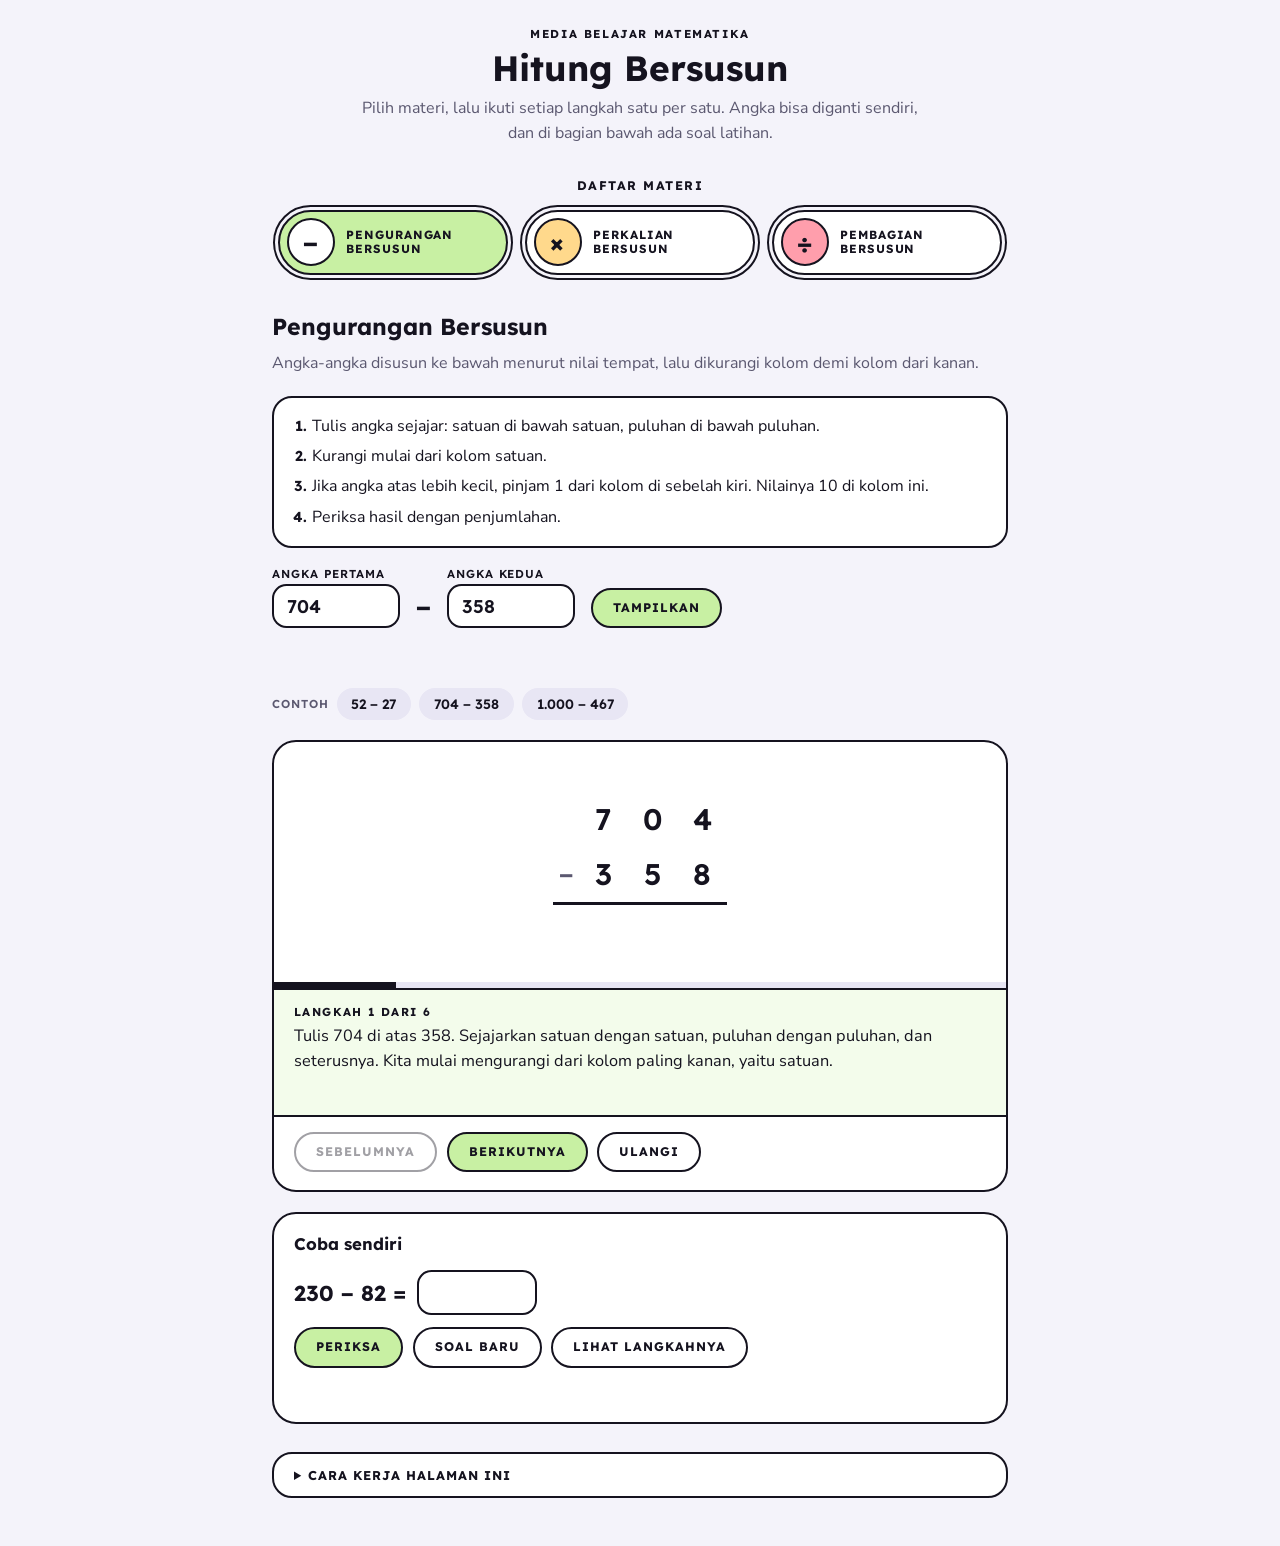
<file: assets/contoh-hitung-bersusun.html>
<!doctype html><html><head><meta charset=utf8><meta name=viewport content="width=device-width,initial-scale=1,viewport-fit=cover"><style>:root{color-scheme:light;box-sizing:border-box;padding-top:env(safe-area-inset-top,0px);padding-bottom:env(safe-area-inset-bottom,0px)}html{scroll-padding-top:env(safe-area-inset-top,0px)}body{margin:0;padding:0;font:14px -apple-system,BlinkMacSystemFont,sans-serif;background:#faf9f5;color:#141413}img{max-width:100%}[hidden]:not([hidden=until-found i]){display:none!important}</style></head><body>
<title>Hitung Bersusun</title>
<link rel="preconnect" href="https://fonts.googleapis.com">
<link rel="preconnect" href="https://fonts.gstatic.com" crossorigin>
<link href="https://fonts.googleapis.com/css2?family=Lexend:wght@500;600;700&family=Nunito+Sans:wght@400;600;700&display=swap" rel="stylesheet">
<style>
/* Layout: kepala halaman, tiga kapsul menu (gaya daftar materi), lalu satu panel kerja:
   input angka -> kolom hitung bersusun -> penjelasan langkah -> latihan. */
:root{
  --bg:#f4f3fa; --card:#ffffff; --ink:#15131f; --mute:#5b5870; --soft:#e8e6f4;
  --c-sub:#c8f0a3; --c-mul:#ffd98c; --c-div:#ff9eac; --on:#15131f;
  --ok:#1f7a3d; --bad:#b3261e;
  --display:'Lexend',system-ui,sans-serif; --body:'Nunito Sans',system-ui,sans-serif;
  --cell:clamp(2.2rem,11vw,3.1rem);
  --tab:var(--c-sub);
}
@media (prefers-color-scheme:dark){
  :root:not([data-theme="light"]){
    --bg:#14121d; --card:#1e1b2a; --ink:#f2f0fb; --mute:#a9a5c0; --soft:#2c2839;
    --c-sub:#a9dd7e; --c-mul:#f2c262; --c-div:#f58a9b; --ok:#6fd58e; --bad:#ff8a80;
    color-scheme:dark;
  }
}
:root[data-theme="dark"]{
  --bg:#14121d; --card:#1e1b2a; --ink:#f2f0fb; --mute:#a9a5c0; --soft:#2c2839;
  --c-sub:#a9dd7e; --c-mul:#f2c262; --c-div:#f58a9b; --ok:#6fd58e; --bad:#ff8a80;
  color-scheme:dark;
}
*{box-sizing:border-box}
body{background:var(--bg);color:var(--ink);font:400 16px/1.55 var(--body);padding-inline:16px;padding-block:28px 48px}
.wrap{max-width:46rem;margin-inline:auto;display:flex;flex-direction:column;gap:1.75rem}
h1,h2,h3{font-family:var(--display);margin:0;text-wrap:balance}
header{text-align:center;display:flex;flex-direction:column;gap:.5rem}
.eyebrow{font:700 .72rem/1 var(--display);letter-spacing:.14em;text-transform:uppercase;margin:0}
h1{font-size:clamp(1.6rem,6vw,2.2rem);font-weight:700;line-height:1.15}
.lede{margin:0 auto;color:var(--mute);max-width:36rem}

/* menu kapsul */
.menu{display:grid;gap:1.1rem;padding:.4rem}
.menu-title{font:700 .78rem/1 var(--display);letter-spacing:.12em;text-transform:uppercase;text-align:center;margin:0}
.capsule{appearance:none;cursor:pointer;display:flex;align-items:center;gap:1rem;width:100%;text-align:left;
  background:var(--card);color:var(--ink);border:2px solid var(--ink);border-radius:999px;padding:.4rem 1.25rem .4rem .4rem;
  outline:2px solid var(--ink);outline-offset:3px;font:700 .85rem/1.2 var(--display);letter-spacing:.08em;text-transform:uppercase;
  transition:background-color .15s}
.capsule .ico{flex:none;width:3.4rem;height:3.4rem;border-radius:50%;border:2px solid var(--ink);display:grid;place-items:center;
  font:700 1.9rem/1 var(--display);color:var(--on)}
.capsule[data-k=sub] .ico{background:var(--c-sub)}
.capsule[data-k=mul] .ico{background:var(--c-mul)}
.capsule[data-k=div] .ico{background:var(--c-div)}
.capsule[aria-selected=true][data-k=sub]{background:var(--c-sub);color:var(--on)}
.capsule[aria-selected=true][data-k=mul]{background:var(--c-mul);color:var(--on)}
.capsule[aria-selected=true][data-k=div]{background:var(--c-div);color:var(--on)}
.capsule[aria-selected=true] .ico{background:var(--card);color:var(--ink)}
.capsule:focus-visible,.btn:focus-visible,.chip:focus-visible,input:focus-visible,summary:focus-visible{outline:3px solid var(--ink);outline-offset:4px}
@media(min-width:40rem){.menu-list{display:grid;grid-template-columns:repeat(3,1fr);gap:1.1rem}.capsule{font-size:.74rem;gap:.7rem}.capsule .ico{width:3rem;height:3rem;font-size:1.6rem}}
.menu-list{display:grid;gap:1.1rem}

/* panel */
.panel{display:flex;flex-direction:column;gap:1.25rem}
.panel[data-t=sub]{--tab:var(--c-sub)} .panel[data-t=mul]{--tab:var(--c-mul)} .panel[data-t=div]{--tab:var(--c-div)}
.panel-head{display:flex;flex-direction:column;gap:.35rem}
.panel-head h2{font-size:1.45rem;font-weight:700}
.panel-head p{margin:0;color:var(--mute)}
.how{margin:0;padding:1rem 1.25rem 1rem 2.4rem;background:var(--card);border:2px solid var(--ink);border-radius:1.25rem;display:flex;flex-direction:column;gap:.35rem}
.how li::marker{font:700 .9rem var(--display)}

.inputs{display:flex;flex-wrap:wrap;align-items:flex-end;gap:.75rem 1rem}
.field{display:flex;flex-direction:column;gap:.3rem;min-width:0}
.field label{font:600 .72rem/1 var(--display);letter-spacing:.08em;text-transform:uppercase}
input[type=text]{width:8rem;max-width:100%;font:600 1.15rem var(--display);padding:.55rem .8rem;border:2px solid var(--ink);border-radius:.9rem;background:var(--card);color:var(--ink)}
.opglyph{font:700 1.6rem/1 var(--display);padding-bottom:.55rem}
.btn{appearance:none;cursor:pointer;font:700 .78rem/1 var(--display);letter-spacing:.08em;text-transform:uppercase;color:var(--ink);background:var(--card);
  border:2px solid var(--ink);border-radius:999px;padding:.75rem 1.25rem;transition:transform .1s}
.btn:active:not(:disabled){transform:translateY(1px)}
.btn.primary{background:var(--tab);color:var(--on)}
.btn:disabled{opacity:.4;cursor:default}
.err{margin:0;color:var(--bad);font-weight:700;min-height:1.2em}
.chips{display:flex;flex-wrap:wrap;gap:.5rem;align-items:center}
.chips span.lbl{font:600 .72rem var(--display);letter-spacing:.08em;text-transform:uppercase;color:var(--mute)}
.chip{appearance:none;cursor:pointer;font:600 .85rem var(--display);color:var(--ink);background:var(--soft);border:2px solid transparent;border-radius:999px;padding:.35rem .8rem}
.chip:hover{border-color:var(--ink)}

/* area kerja */
.work{background:var(--card);border:2px solid var(--ink);border-radius:1.5rem;overflow:hidden}
.stage{display:flex;padding:1.25rem .75rem;overflow-x:auto;min-height:15rem}
.grid{display:grid;margin:auto;width:max-content}
.cell{height:calc(var(--cell)*1.12);min-width:var(--cell);display:grid;place-items:center;font:600 calc(var(--cell)*.6)/1 var(--display);font-variant-numeric:tabular-nums}
.cell.op{min-width:1.6rem;font-size:calc(var(--cell)*.5);color:var(--mute)}
.cell.mk-row{height:1.55rem;font-size:.8rem}
.mk{display:inline-block;background:var(--tab);color:var(--on);border-radius:.5rem;padding:.05rem .4rem;font:700 .8rem/1.3 var(--display)}
.struck{text-decoration:line-through;text-decoration-thickness:3px;color:var(--mute)}
.hl{background:color-mix(in srgb,var(--tab) 40%,transparent)}
.focus{background:color-mix(in srgb,var(--tab) 55%,transparent);border-radius:.6rem}
.new{background:var(--tab);color:var(--on);border-radius:.6rem}
.rule{border-top:3px solid var(--ink)}
.ul{border-bottom:3px solid var(--ink)}
.ans.done,.done .ans{background:color-mix(in srgb,var(--tab) 55%,transparent)}
.divisor{font-size:calc(var(--cell)*.6);padding-inline:.5rem;min-width:var(--cell)}
.bracket{border-left:3px solid var(--ink);border-top:3px solid var(--ink);border-top-left-radius:1rem;min-width:1.6rem}
.topline{border-top:3px solid var(--ink)}
.explain{border-top:2px solid var(--ink);padding:1rem 1.25rem;background:color-mix(in srgb,var(--tab) 22%,var(--card));display:flex;flex-direction:column;gap:.4rem}
.stepno{font:700 .72rem/1 var(--display);letter-spacing:.12em;text-transform:uppercase}
.msg{margin:0;font-size:1.02rem;max-width:65ch;min-height:4.6em}
.bar{height:.4rem;background:var(--soft)}
.bar>i{display:block;height:100%;background:var(--ink);width:0;transition:width .2s}
.ctrl{display:flex;flex-wrap:wrap;gap:.6rem;padding:.9rem 1.25rem 1.1rem;border-top:2px solid var(--ink)}

.practice{background:var(--card);border:2px solid var(--ink);border-radius:1.5rem;padding:1.1rem 1.25rem;display:flex;flex-direction:column;gap:.8rem}
.practice h3{font-size:1.05rem}
.q{display:flex;flex-wrap:wrap;align-items:center;gap:.5rem .7rem;font:700 1.35rem var(--display);margin:0}
.q input{width:7.5rem}
.pbtns{display:flex;flex-wrap:wrap;gap:.6rem}
.fb{margin:0;min-height:1.5em;font-weight:700}
.fb.ok{color:var(--ok)} .fb.no{color:var(--bad)}
details{background:var(--card);border:2px solid var(--ink);border-radius:1.25rem;padding:.8rem 1.25rem}
summary{cursor:pointer;font:700 .8rem var(--display);letter-spacing:.08em;text-transform:uppercase}
details ul{margin:.7rem 0 0;padding-left:1.2rem;display:flex;flex-direction:column;gap:.35rem;color:var(--mute)}
@media(prefers-reduced-motion:reduce){*{transition:none!important}}
</style>

<main class="wrap">
  <header>
    <p class="eyebrow">Media belajar matematika</p>
    <h1>Hitung Bersusun</h1>
    <p class="lede">Pilih materi, lalu ikuti setiap langkah satu per satu. Angka bisa diganti sendiri, dan di bagian bawah ada soal latihan.</p>
  </header>

  <nav class="menu" aria-label="Daftar materi">
    <p class="menu-title">Daftar materi</p>
    <div class="menu-list" role="tablist" id="menu"></div>
  </nav>

  <section class="panel" id="panel"></section>

  <details>
    <summary>Cara kerja halaman ini</summary>
    <ul>
      <li>Setiap soal diubah menjadi daftar langkah. Satu langkah berisi isi kolom saat itu, kolom yang disorot, dan kalimat penjelasannya.</li>
      <li>Kolom angka digambar dengan CSS grid, satu sel untuk satu angka, sehingga satuan, puluhan, dan ratusan selalu sejajar.</li>
      <li>Tombol Sebelumnya dan Berikutnya hanya berpindah antar langkah, jadi siswa bisa mengulang bagian yang belum paham.</li>
      <li>Untuk materi lain (misalnya penjumlahan bersusun), cukup tambahkan satu fungsi pembuat langkah dan satu fungsi penggambar kolom.</li>
    </ul>
  </details>
</main>

<script>
/*PURE-START*/
const fmt=n=>Number(n).toLocaleString('id-ID');
const range=n=>Array.from({length:n},(_,i)=>i);
const PLACES=['satuan','puluhan','ratusan','ribuan','puluh ribuan','ratus ribuan','jutaan'];

function subSteps(a,b){
  const A=String(a).split('').map(Number), n=A.length;
  const B=String(b).padStart(n,' ').split('').map(c=>c===' '?null:Number(c));
  const cur=A.slice(), res=Array(n).fill(null), changed=Array(n).fill(false);
  const finalStr=String(a-b).padStart(n,' ');
  const steps=[];
  const push=(hi,msg,final=false)=>steps.push({n,orig:A,cur:cur.slice(),changed:changed.slice(),B,res:res.slice(),finalStr,hi,msg,final});
  push(-1,`Tulis ${fmt(a)} di atas ${fmt(b)}. Sejajarkan satuan dengan satuan, puluhan dengan puluhan, dan seterusnya. Kita mulai mengurangi dari kolom paling kanan, yaitu satuan.`);
  for(let i=n-1;i>=0;i--){
    const place=PLACES[n-1-i], bd=B[i]??0;
    if(cur[i]<bd){
      let j=i-1; while(cur[j]===0) j--;
      const before=cur[i], pj=PLACES[n-1-j];
      cur[j]-=1; changed[j]=true;
      for(let k=j+1;k<i;k++){cur[k]=9;changed[k]=true;}
      cur[i]+=10; changed[i]=true;
      const chain=j<i-1;
      push(i,`${before} lebih kecil dari ${bd}, jadi belum bisa dikurangi. Kita pinjam 1 ${pj} dari kolom sebelah kiri. `+
        (chain?`Kolom di antaranya bernilai 0, sehingga berubah menjadi 9 (peminjaman berantai). `:`Nilainya sama dengan 10 ${place}. `)+
        `Angka ${before} menjadi ${before+10}.`);
    }
    const r=cur[i]-bd; res[i]=r;
    push(i,`${cur[i]} − ${bd} = ${r}. `+(finalStr[i]===' '?`Nol di bagian paling depan tidak perlu ditulis.`:`Tulis ${r} pada kolom ${place}.`));
  }
  push(-1,`Hasil: ${fmt(a)} − ${fmt(b)} = ${fmt(a-b)}. Cek dengan penjumlahan: ${fmt(a-b)} + ${fmt(b)} = ${fmt(a)}.`,true);
  return steps;
}

function mulSteps(a,b){
  const A=String(a).split('').map(Number), Bd=String(b).split('').map(Number);
  const la=A.length, lb=Bd.length, N=la+lb;
  const partial=[]; let carryRow=Array(N).fill('');
  const steps=[];
  const snap=(msg,o={})=>steps.push({N,la,lb,A,Bd,partial:partial.map(r=>r.slice()),carry:carryRow.slice(),
    hiA:-1,hiB:-1,hiRow:-1,hiW:-1,total:null,final:false,msg,...o});
  snap(`Tulis ${fmt(a)} di atas ${fmt(b)}, sejajarkan dari kanan. Kita kalikan ${fmt(a)} dengan setiap angka pada ${fmt(b)}, mulai dari angka paling kanan.`);
  for(let r=0;r<lb;r++){
    const bd=Bd[lb-1-r], bp=PLACES[r];
    partial.push(Array(N).fill('')); carryRow=Array(N).fill('');
    if(r>0){
      for(let z=0;z<r;z++) partial[r][N-1-z]='0';
      snap(`Sekarang kalikan dengan ${bd} (${bp}). Karena ini ${bp}, tulis ${r===1?'satu angka 0':r+' angka 0'} di paling kanan sebagai penjaga tempat.`,{hiB:N-1-r,hiRow:r});
    } else {
      snap(`Mulai dengan ${bd} (${bp}). Kalikan ${bd} dengan tiap angka di atasnya, dari kanan ke kiri.`,{hiB:N-1,hiRow:0});
    }
    let carry=0;
    for(let k=0;k<la;k++){
      const ad=A[la-1-k], prod=ad*bd+carry, col=N-1-r-k, last=k===la-1;
      let msg=`${bd} × ${ad} = ${ad*bd}`+(carry?`, ditambah simpanan ${carry} menjadi ${prod}`:'');
      if(last){
        const s=String(prod);
        for(let t=0;t<s.length;t++) partial[r][col-t]=s[s.length-1-t];
        msg+=`. Ini angka terakhir, jadi tulis seluruh hasilnya: ${prod}.`;
      } else {
        partial[r][col]=String(prod%10);
        carry=Math.floor(prod/10);
        carryRow[N-1-(k+1)]=carry?String(carry):'';
        msg+=`. Tulis ${prod%10}`+(carry?` dan simpan ${carry} di atas angka berikutnya.`:'.');
      }
      snap(msg,{hiA:N-1-k,hiB:N-1-r,hiRow:r,hiW:col});
    }
  }
  const total=a*b;
  if(lb===1) snap(`Hasil: ${fmt(a)} × ${b} = ${fmt(total)}.`,{final:true});
  else{
    const parts=partial.map(r=>Number(r.join('')||0));
    snap(`Jumlahkan semua baris hasil perkalian: ${parts.map(fmt).join(' + ')} = ${fmt(total)}. Jadi ${fmt(a)} × ${fmt(b)} = ${fmt(total)}.`,{total,final:true});
  }
  return steps;
}

function divSteps(a,b){
  const D=String(a).split('').map(Number), n=D.length;
  const steps=[], q=Array(n).fill(''), lines=[];
  const snap=(msg,hf=-1,ht=-1,final=false)=>steps.push({n,D,a,b,q:q.slice(),lines:lines.map(l=>({...l})),hf,ht,msg,final});
  snap(`Tulis ${fmt(a)} di dalam tanda bagi dan ${b} di sebelah kirinya. Hasil bagi ditulis di atas, tepat di atas angka yang sedang dibagi.`);
  let cur=0, started=false;
  for(let i=0;i<n;i++){
    cur=cur*10+D[i];
    if(!started){
      if(cur<b){
        if(i<n-1) snap(`Ambil ${cur}. ${cur} lebih kecil dari ${b}, belum cukup dibagi. Ambil satu angka lagi.`,0,i);
        continue;
      }
      started=true;
      lines.push({text:String(cur),end:i,type:'cur'});
      snap(`Ambil ${cur}, angka depan yang sudah cukup untuk dibagi ${b}.`,0,i);
    } else {
      lines.pop(); lines.push({text:String(cur),end:i,type:'cur'});
      snap(`Turunkan angka ${D[i]}. Sekarang yang dibagi adalah ${cur}.`,i,i);
    }
    const qd=Math.floor(cur/b);
    q[i]=String(qd);
    if(qd===0){
      snap(`${cur} lebih kecil dari ${b}, jadi hasil baginya 0. Tulis 0 di atas`+(i<n-1?', lalu turunkan angka berikutnya.':'. Tidak ada angka lagi, jadi sisanya '+cur+'.'),i,i);
      continue;
    }
    snap(`${b} × ${qd} = ${b*qd}, tidak lebih dari ${cur}. Sedangkan ${b} × ${qd+1} = ${b*(qd+1)}, terlalu besar. Jadi tulis ${qd} di atas.`,i,i);
    const prod=qd*b;
    lines.push({text:String(prod),end:i,type:'prod'});
    snap(`Kalikan: ${qd} × ${b} = ${prod}. Tulis ${prod} tepat di bawah ${cur}.`,i,i);
    const rem=cur-prod;
    lines.push({text:String(rem),end:i,type:'rem'});
    snap(`Kurangkan: ${cur} − ${prod} = ${rem}. `+(i<n-1?`Sisa ${rem} lebih kecil dari ${b}, jadi aman. Lanjutkan dengan menurunkan angka berikutnya.`:`Tidak ada angka lagi untuk diturunkan.`),i,i);
    cur=rem;
  }
  if(!started){ q[n-1]='0'; snap(`${fmt(a)} lebih kecil dari ${b}, jadi hasil baginya 0 dan sisanya ${a}.`); }
  const Q=Math.floor(a/b), r=a%b;
  snap(`Hasil: ${fmt(a)} ÷ ${b} = ${fmt(Q)}`+(r?` sisa ${r}`:'')+`. Cek: ${b} × ${fmt(Q)}`+(r?` + ${r}`:'')+` = ${fmt(a)}.`,-1,-1,true);
  return steps;
}
/*PURE-END*/

const $=(s,r=document)=>r.querySelector(s);
const esc=s=>String(s);
function gridHTML(tpl,rows,extra=''){
  return `<div class="grid ${extra}" style="grid-template-columns:${tpl}">`+
    rows.map(r=>r.map(c=>`<div class="cell ${c.c||''}">${c.t??''}</div>`).join('')).join('')+`</div>`;
}
function renderSub(s){
  const n=s.n, h=c=>c===s.hi?' hl':'', rows=[];
  rows.push([{t:'',c:'mk-row'},...range(n).map(c=>({t:s.changed[c]?`<span class="mk">${s.cur[c]}</span>`:'',c:'mk-row'+h(c)}))]);
  rows.push([{t:''},...range(n).map(c=>({t:`<span class="${s.changed[c]?'struck':''}">${s.orig[c]}</span>`,c:h(c)}))]);
  rows.push([{t:'−',c:'op'},...range(n).map(c=>({t:s.B[c]??'',c:h(c)}))]);
  rows.push([{t:'',c:'rule'},...range(n).map(c=>({t:(s.res[c]!==null&&s.finalStr[c]!==' ')?s.res[c]:'',c:'ans rule'+h(c)+(s.final?' done':'')}))]);
  return gridHTML(`1.6rem repeat(${n},var(--cell))`,rows);
}
function renderMul(s){
  const {N,la,lb}=s, rows=[], f=(c,k)=>c===k?' focus':'';
  rows.push([{t:'',c:'mk-row'},...range(N).map(c=>({t:s.carry[c]?`<span class="mk">${s.carry[c]}</span>`:'',c:'mk-row'}))]);
  rows.push([{t:''},...range(N).map(c=>({t:c>=N-la?s.A[c-(N-la)]:'',c:f(c,s.hiA)}))]);
  rows.push([{t:'×',c:'op'},...range(N).map(c=>({t:c>=N-lb?s.Bd[c-(N-lb)]:'',c:f(c,s.hiB)}))]);
  s.partial.forEach((row,r)=>rows.push([
    {t:(lb>1&&r===lb-1)?'+':'',c:'op'+(r===0?' rule':'')},
    ...range(N).map(c=>({t:row[c],c:(r===0?'rule':'')+((r===s.hiRow&&c===s.hiW)?' new':'')+((lb===1&&s.final)?' ans done':'')}))
  ]));
  if(s.total!==null){
    const t=String(s.total).padStart(N,' ');
    rows.push([{t:'',c:'rule'},...range(N).map(c=>({t:t[c]===' '?'':t[c],c:'rule ans done'}))]);
  }
  return gridHTML(`1.6rem repeat(${N},var(--cell))`,rows);
}
function renderDiv(s){
  const n=s.n, rows=[];
  rows.push([{t:''},{t:''},...range(n).map(c=>({t:s.q[c],c:'ans'+(s.final?' done':'')}))]);
  rows.push([{t:s.b,c:'divisor'},{t:'',c:'bracket'},...range(n).map(c=>({t:s.D[c],c:'topline'+((c>=s.hf&&c<=s.ht&&s.hf>=0)?' hl':'')}))]);
  s.lines.forEach((l,idx)=>{
    const row=[{t:''},{t:l.type==='prod'?'−':'',c:'op'},...range(n).map(()=>({t:''}))];
    const start=l.end-l.text.length+1;
    for(let t=0;t<l.text.length;t++){
      row[2+start+t]={t:l.text[t],c:(l.type==='prod'?'ul':'')+((s.final&&idx===s.lines.length-1)?' ans done':'')};
    }
    rows.push(row);
  });
  return gridHTML(`auto 1.6rem repeat(${n},var(--cell))`,rows);
}

const rnd=(a,b)=>Math.floor(Math.random()*(b-a+1))+a;
const TABS={
  sub:{nav:'Pengurangan Bersusun',glyph:'−',title:'Pengurangan Bersusun',
    intro:'Angka-angka disusun ke bawah menurut nilai tempat, lalu dikurangi kolom demi kolom dari kanan.',
    how:['Tulis angka sejajar: satuan di bawah satuan, puluhan di bawah puluhan.','Kurangi mulai dari kolom satuan.','Jika angka atas lebih kecil, pinjam 1 dari kolom di sebelah kiri. Nilainya 10 di kolom ini.','Periksa hasil dengan penjumlahan.'],
    ex:[[52,27],[704,358],[1000,467]],start:[704,358],max:[6,6],
    gen:subSteps,render:renderSub,
    check(a,b){ return a<b?'Angka pertama harus lebih besar atau sama dengan angka kedua.':''; },
    pr:()=>{const a=rnd(200,999);return[a,rnd(50,a-1)]},ans:(a,b)=>a-b},
  mul:{nav:'Perkalian Bersusun',glyph:'×',title:'Perkalian Bersusun',
    intro:'Angka atas dikalikan dengan setiap angka di bawahnya. Baris-baris hasilnya lalu dijumlahkan.',
    how:['Kalikan angka atas dengan angka bawah paling kanan, dari kanan ke kiri.','Jika hasilnya 10 atau lebih, tulis satuannya dan simpan puluhannya.','Untuk angka bawah berikutnya, mulai baris baru dengan 0 (puluhan), 00 (ratusan), dan seterusnya.','Jumlahkan semua baris hasil.'],
    ex:[[23,4],[36,24],[125,12]],start:[36,24],max:[4,3],
    gen:mulSteps,render:renderMul,check(){return ''},
    pr:()=>{const two=Math.random()<.5;return[rnd(12,99),two?rnd(11,29):rnd(2,9)]},ans:(a,b)=>a*b},
  div:{nav:'Pembagian Bersusun',glyph:'÷',title:'Pembagian Bersusun (Porogapit)',
    intro:'Angka yang dibagi diurai dari depan. Setiap putaran melakukan tiga hal: bagi, kalikan, kurangkan, lalu turunkan angka berikutnya.',
    how:['Ambil angka depan yang sudah cukup untuk dibagi.','Bagi, tulis hasilnya di atas. Kalikan, lalu kurangkan.','Turunkan angka berikutnya dan ulangi.','Sisa harus selalu lebih kecil dari pembagi.'],
    ex:[[84,4],[756,6],[156,12]],start:[756,6],max:[6,2],
    gen:divSteps,render:renderDiv,
    check(a,b){ return b===0?'Pembagi tidak boleh 0.':''; },
    pr:()=>{const b=rnd(2,9);return[b*rnd(12,160),b]},ans:(a,b)=>a/b}
};
const ORDER=['sub','mul','div'];
const S={}; let cur='sub';
ORDER.forEach(k=>{S[k]={a:TABS[k].start[0],b:TABS[k].start[1],steps:[],i:0,p:TABS[k].pr()}});
function load(k,a,b){const st=S[k];st.a=a;st.b=b;st.steps=TABS[k].gen(a,b);st.i=0}
ORDER.forEach(k=>load(k,S[k].a,S[k].b));

function renderMenu(){
  $('#menu').innerHTML=ORDER.map(k=>`<button class="capsule" role="tab" data-act="tab" data-k="${k}" aria-selected="${k===cur}"><span class="ico" aria-hidden="true">${TABS[k].glyph}</span><span>${TABS[k].nav}</span></button>`).join('');
}
function renderPanel(){
  const t=TABS[cur], st=S[cur];
  $('#panel').setAttribute('data-t',cur);
  $('#panel').innerHTML=`
  <div class="panel-head"><h2>${t.title}</h2><p>${t.intro}</p></div>
  <ol class="how">${t.how.map(x=>`<li>${x}</li>`).join('')}</ol>
  <div class="inputs">
    <div class="field"><label for="inA">Angka pertama</label><input type="text" id="inA" inputmode="numeric" autocomplete="off" value="${st.a}" maxlength="${t.max[0]}"></div>
    <div class="opglyph" aria-hidden="true">${t.glyph}</div>
    <div class="field"><label for="inB">Angka kedua</label><input type="text" id="inB" inputmode="numeric" autocomplete="off" value="${st.b}" maxlength="${t.max[1]}"></div>
    <button class="btn primary" data-act="apply">Tampilkan</button>
  </div>
  <p class="err" id="err" role="alert"></p>
  <div class="chips"><span class="lbl">Contoh</span>${t.ex.map(e=>`<button class="chip" data-act="ex" data-a="${e[0]}" data-b="${e[1]}">${fmt(e[0])} ${t.glyph} ${fmt(e[1])}</button>`).join('')}</div>
  <div class="work">
    <div class="stage" id="stage"></div>
    <div class="bar"><i id="bar"></i></div>
    <div class="explain" aria-live="polite"><div class="stepno" id="stepno"></div><p class="msg" id="msg"></p></div>
    <div class="ctrl">
      <button class="btn" data-act="prev" id="prev">Sebelumnya</button>
      <button class="btn primary" data-act="next" id="next">Berikutnya</button>
      <button class="btn" data-act="reset">Ulangi</button>
    </div>
  </div>
  <section class="practice" aria-label="Latihan">
    <h3>Coba sendiri</h3>
    <p class="q" id="q"></p>
    <div class="pbtns">
      <button class="btn primary" data-act="check">Periksa</button>
      <button class="btn" data-act="newq">Soal baru</button>
      <button class="btn" data-act="show">Lihat langkahnya</button>
    </div>
    <p class="fb" id="fb" role="status"></p>
  </section>`;
  renderQ(); update();
}
function renderQ(){
  const t=TABS[cur], p=S[cur].p;
  $('#q').innerHTML=`${fmt(p[0])} ${t.glyph} ${fmt(p[1])} = <input type="text" id="pans" inputmode="numeric" autocomplete="off" aria-label="Jawaban" maxlength="8">`;
  $('#fb').textContent=''; $('#fb').className='fb';
}
function update(){
  const st=S[cur], s=st.steps[st.i];
  $('#stage').innerHTML=TABS[cur].render(s);
  $('#stepno').textContent=`Langkah ${st.i+1} dari ${st.steps.length}`;
  $('#msg').textContent=s.msg;
  $('#bar').style.width=((st.i+1)/st.steps.length*100)+'%';
  $('#prev').disabled=st.i===0;
  $('#next').disabled=st.i===st.steps.length-1;
}
function apply(a,b){
  const t=TABS[cur], err=$('#err');
  if(!(a>=0)||!(b>=0)||isNaN(a)||isNaN(b)){err.textContent='Isi kedua kolom dengan angka.';return}
  const e=t.check(a,b); if(e){err.textContent=e;return}
  err.textContent=''; load(cur,a,b); $('#inA').value=a; $('#inB').value=b; update();
}
document.addEventListener('click',ev=>{
  const el=ev.target.closest('[data-act]'); if(!el) return;
  const act=el.dataset.act, st=S[cur];
  if(act==='tab'){cur=el.dataset.k;renderMenu();renderPanel();}
  else if(act==='prev'){if(st.i>0){st.i--;update();}}
  else if(act==='next'){if(st.i<st.steps.length-1){st.i++;update();}}
  else if(act==='reset'){st.i=0;update();}
  else if(act==='ex'){apply(Number(el.dataset.a),Number(el.dataset.b));}
  else if(act==='apply'){
    const a=$('#inA').value.replace(/\D/g,''), b=$('#inB').value.replace(/\D/g,'');
    apply(a===''?NaN:Number(a),b===''?NaN:Number(b));
  }
  else if(act==='newq'){st.p=TABS[cur].pr();renderQ();}
  else if(act==='show'){apply(st.p[0],st.p[1]);$('#stage').scrollIntoView({behavior:'smooth',block:'center'});}
  else if(act==='check'){
    const v=$('#pans').value.replace(/\D/g,''), fb=$('#fb'), want=TABS[cur].ans(...st.p);
    if(v===''){fb.textContent='Tulis jawabanmu dulu.';fb.className='fb no';return}
    if(Number(v)===want){fb.textContent='Benar. Jawabannya '+fmt(want)+'.';fb.className='fb ok';}
    else{fb.textContent='Belum tepat. Coba lagi, atau tekan Lihat langkahnya.';fb.className='fb no';}
  }
});
document.addEventListener('keydown',ev=>{
  if(ev.target.tagName==='INPUT') { if(ev.key==='Enter'){ const b=ev.target.id==='pans'?'check':'apply'; const btn=document.querySelector(`[data-act=${b}]`); if(btn) btn.click(); } return; }
  const st=S[cur];
  if(ev.key==='ArrowRight'&&st.i<st.steps.length-1){st.i++;update();}
  if(ev.key==='ArrowLeft'&&st.i>0){st.i--;update();}
});
renderMenu(); renderPanel();
</script>

</body></html>
</file>
